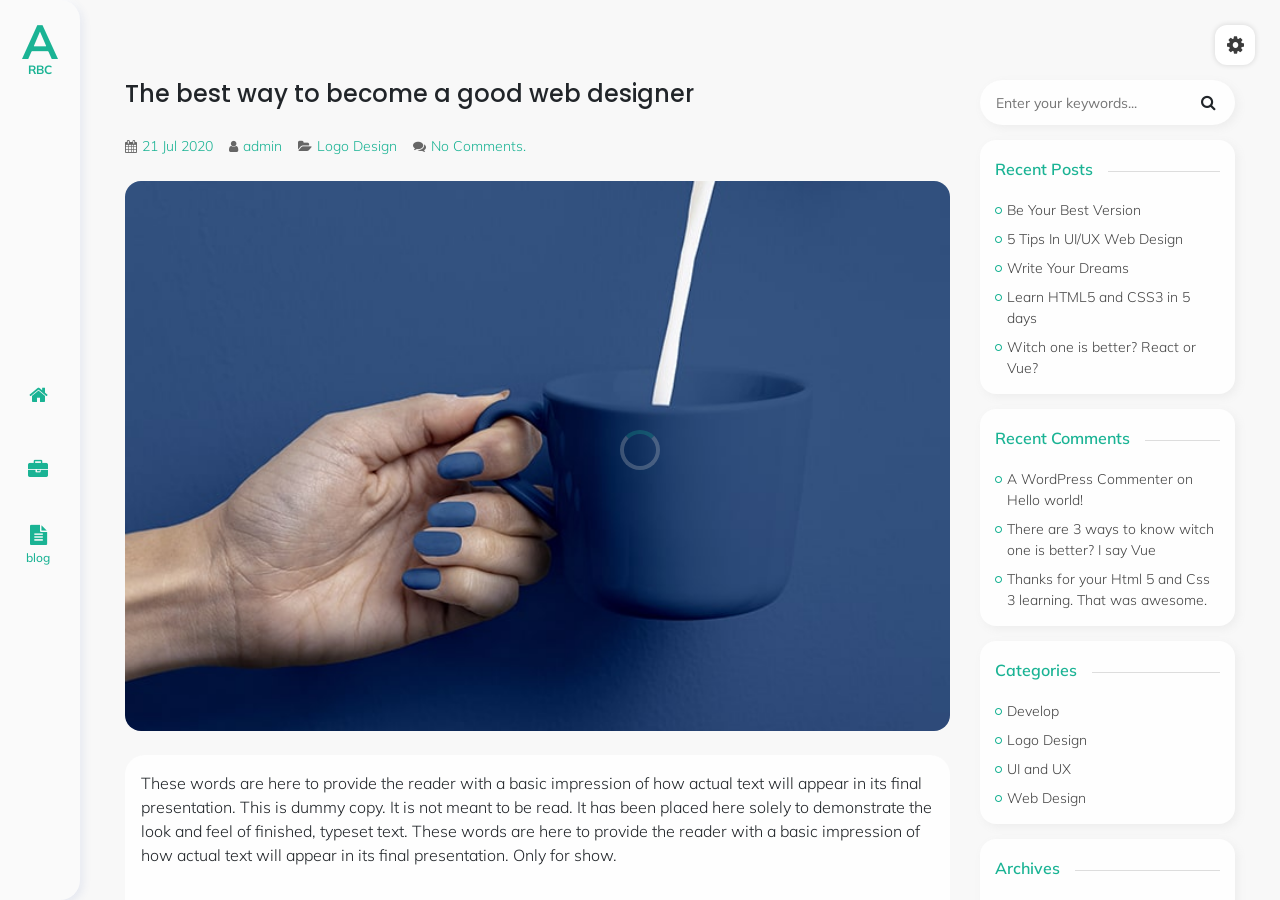
<file: rbcc.site - Kopya/blog-single.html>
﻿<!DOCTYPE html>
<html lang="en">

        <meta charset="UTF-8">
        <meta name="viewport" content="width=device-width, initial-scale=1, shrink-to-fit=no">
        <title>RBC</title>
        <meta name="description" content="">
        <meta name="keywords" content="">
        <meta name="author" content="Retrina Group">

        <!--  FavIcon  -->
        <link rel="shortcut icon" href="assets/img/favicon.ico">

        <!-- Google Fonts -->
		<link href="https://fonts.googleapis.com/css?family=Muli:300,400,600" rel="stylesheet">
		<link href="https://fonts.googleapis.com/css?family=Poppins:400,500,600,700" rel="stylesheet">

        <!-- FontAwesome Css -->
        <link rel="stylesheet" href="assets/css/font-awesome.min.css">
        <!-- Line icon Css -->
        <link rel="stylesheet" href="assets/css/LineIcons.css">
        <!-- Bootstrap Css -->
        <link rel="stylesheet" href="assets/css/bootstrap.css">
        <!-- Owl Carousel Css -->
        <link rel="stylesheet" href="assets/css/owl.carousel.min.css">
        <!-- Magnific Popup Css -->
        <link rel="stylesheet" href="assets/css/magnific-popup.css">
        <!-- Colors Css -->
        <link rel="stylesheet" href="assets/css/color/green-color.css" id="option-color">
        <!--  Custom Style CSS  -->
        <link rel="stylesheet" href="assets/css/main.css">
    </head>
    <body data-spy="scroll" data-target="#scrollspy" data-offset="1" class="flat-demo blog-single-page">

    <!--  Pre Loader  -->
    <div id="overlayer"></div>
    <span class="loader"></span>

    <!--   Header Start -->
    <header>
        <div class="header-navbar h-100">
            <a class="navbar-brand" href="colorfull.html"><b>A</b><span>RBC</span></a>
            <ul class="list-group menu text-center" id="menu">
                <li class="list-group-item"><a href="colorfull.html"><i class="fa fa-home"></i><span>home</span></a></li>
                <li class="list-group-item"><a href="portfolio.html"><i class="fa fa-briefcase"></i><span>works</span></a></li>
                <li class="list-group-item"><a class="active" href="blog.html"><i class="fa fa-file-text"></i><span>blog</span></a></li>
            </ul>
            <div class="menu-toggler">
                <span>
                    <i class="text-white lni-menu"></i>
                </span>
            </div>
        </div>
    </header>
    <!--   Header End   -->

    <main id="main">

        <!--  Blog Start  -->
        <section id="blog-single" class="section blog-single active">
            <div class="display-table">
                <div class="display-content">
                    <div class="container">
                        <div class="row">
                            <div class="col-lg-9 blog">
                                <div class="rounded">
                                    <div class="text-md-left">
                                        <h1 class="mb-4 h4">The best way to become a good web designer</h1>
                                        <div class="entry-meta mb-4">
                                            <ul class="list-inline">
                                                <li class="list-inline-item">
                                                    <a class="base-color" href="blog.html"><i class="fa fa-calendar"></i>21 Jul 2020</a>
                                                </li>
                                                <li class="list-inline-item">
                                                    <a class="base-color" href="blog.html" title="Posts by admin" rel="author"><i class="fa fa-user"></i>admin</a>                                    
                                                </li>
                                                <li class="list-inline-item">
                                                    <a class="base-color" href="blog.html" rel="category tag"><i class="fa fa-folder-open"></i>Logo Design</a>                                    
                                                </li>
                                                <li class="list-inline-item">
                                                    <a class="base-color" href="blog.html"><i class="fa fa-comments"></i>No Comments.</a>                                 
                                                </li>
                                            </ul>
                                        </div>
                                        <div class="entry-image image-border mb-4">
                                            <img src="assets/img/blog-01.jpg" alt="">
                                        </div>
                                        <div class="entry-content box-border p-3">
                                            <p>These words are here to provide the reader with a basic impression of how actual text will appear in its final presentation. This is dummy copy. It is not meant to be read. It has been placed here solely to demonstrate the look and feel of finished, typeset text. These words are here to provide the reader with a basic impression of how actual text will appear in its final presentation. Only for show.</p>
                                            <div class="px-md-5 px-3 py-4 quotation">
                                                <i class="base-color lni-quotation size-md"></i>
                                                <h6 class="base-color font-italic mb-0">We Love Buna, lorem ipsum dolor sit amet, consectetur adipiscing elit. Vestibulum id ligula felis euismod semper.</h6>
                                            </div>
                                            <p class="my-3">This is dummy copy. It is not meant to be read. It has been placed here solely to demonstrate the look and feel of finished, typeset text. These words are here to provide the reader with a basic impression of how actual text will appear in its final presentation. Only for show.</p>
                                            <ul class="mt-4 checkmark-list mb-0">
                                                <!-- Item-01 -->
                                                <li class="mb-2">
                                                    <span>The purpose of lorem ipsum is to create</span>
                                                </li>
                                                <!-- Item-02 -->
                                                <li class="mb-2">
                                                    <span>In particular, the garbled words of lorem ipsum</span>
                                                </li>
                                                <!-- Item-03 -->
                                                <li class="">
                                                    <span>occasionally circumstances occur in which toil</span>
                                                </li>
                                            </ul>
                                            <p class="mt-3 mb-0">These words are here to provide the reader with a basic impression of how actual text will appear in its final presentation. This is dummy copy. It is not meant to be read. It has been placed here solely to demonstrate the look and feel of finished, typeset text. These words are here to provide the reader with a basic impression of how actual text will appear in its final presentation. Only for show.</p>
                                        </div>
                                        <nav id="nav-single" class="mt-4">
                                            <span class="nav-previous button-border">
                                                <a class="pill-button" href="blog-single.html" rel="prev">Previous Post</a>
                                            </span>
                                            <span class="nav-next button-border float-right">
                                                <a class="pill-button" href="blog-single.html" rel="next">Next Post</a>
                                            </span> 
                                        </nav>
                                        <!-- Comments -->
                                        <h2 class="text-left my-4">Comments</h2>
                                        <div id="user-comments" class="comments mt-4 box-border">
                                            <ul class="comment even thread-even depth-1 list-unstyled comments-list m-0" id="comment-1">
                                                <li id="div-comment-1" class="p-3">
                                                    <div class="comment-wrap">
                                                        <div class="comment-image float-left">
                                                            <div class="commnet-image-border">
                                                                <img alt="/" src="assets/img/woman.png" class="avatar avatar-65 photo" height="65" width="65">
                                                            </div>
                                                        </div>
                                                        <div class="comment-content">
                                                            <div class="comment-author">
                                                                <span>Jessy Doe</span>
                                                                <p class="text-muted comment-date">July 23, 2020 at 9:32 am</p>
                                                                <a href="#" class="comment-reply-link"><i class="fa fa-reply"></i> Reply</a>
                                                            </div>
                                                            <div class="comment-text">
                                                                <span>Hi, this is a comment. To get started with moderating, editing, and deleting comments, please visit the Comments screen in the dashboard. Commenter avatars come from Gravatar.</span>
                                                            </div>
                                                        </div>
                                                    </div>
                                                </li>
                                                <li id="div-comment-1-2" class="reply-comment p-3">
                                                    <div class="comment-wrap">
                                                        <div class="comment-image float-left">
                                                            <div class="commnet-image-border">
                                                                <img alt="/" src="assets/img/woman-avator.png" class="avatar avatar-65 photo" height="65" width="65">
                                                            </div>
                                                        </div>
                                                        <div class="comment-content">
                                                            <div class="comment-author">
                                                                <span>Marry Doe</span>
                                                                <p class="text-muted comment-date">July 23, 2020 at 9:32 am</p>
                                                                <a href="#" class="comment-reply-link"><i class="fa fa-reply"></i> Reply</a>
                                                            </div>
                                                            <div class="comment-text">
                                                                <span>Hi, this is a comment. To get started with moderating, editing, and deleting comments, please visit the Comments screen in the dashboard. Commenter avatars come from Gravatar.</span>
                                                            </div>
                                                        </div>
                                                    </div>
                                                </li>
                                            </ul>
                                            <div class="comments-devider"></div>
                                            <ul class="comment even thread-even depth-1 list-unstyled comments-list m-0" id="comment-2">
                                                <li id="div-comment-2" class="p-3">
                                                    <div class="comment-wrap">
                                                        <div class="comment-image float-left">
                                                            <div class="commnet-image-border">
                                                                <img alt="/" src="assets/img/man.png" class="avatar avatar-65 photo" height="65" width="65">
                                                            </div>
                                                        </div>
                                                        <div class="comment-content">
                                                            <div class="comment-author">
                                                                <span>Michael Anderson</span>
                                                                <p class="text-muted comment-date">July 23, 2020 at 9:32 am</p>
                                                                <a href="#" class="comment-reply-link"><i class="fa fa-reply"></i> Reply</a>
                                                            </div>
                                                            <div class="comment-text">
                                                                <span>Hi, this is a comment. To get started with moderating, editing, and deleting comments, please visit the Comments screen in the dashboard. Commenter avatars come from Gravatar.</span>
                                                            </div>
                                                        </div>
                                                    </div>
                                                </li>
                                            </ul>
                                            <div class="comments-devider"></div>
                                            <ul class="comment even thread-even depth-1 list-unstyled comments-list m-0" id="comment-3">
                                                <li id="div-comment-3" class="p-3">
                                                    <div class="comment-wrap">
                                                        <div class="comment-image float-left">
                                                            <div class="commnet-image-border">
                                                                <img alt="/" src="assets/img/woman-avator.png" class="avatar avatar-65 photo" height="65" width="65">
                                                            </div>
                                                        </div>
                                                        <div class="comment-content">
                                                            <div class="comment-author">
                                                                <span>Olivia Anderson</span>
                                                                <p class="text-muted comment-date">July 23, 2020 at 9:32 am</p>
                                                                <a href="#" class="comment-reply-link"><i class="fa fa-reply"></i> Reply</a>
                                                            </div>
                                                            <div class="comment-text">
                                                                <span>Hi, this is a comment. To get started with moderating, editing, and deleting comments, please visit the Comments screen in the dashboard. Commenter avatars come from Gravatar.</span>
                                                            </div>
                                                        </div>
                                                    </div>
                                                </li>
                                            </ul>
                                        </div>
                                        <!--Blog Reply-->
                                        <div class="contact mt-4">
                                            <div class="contact-form">
                                                <h2 class="text-left mb-4">Leave a reply</h2>
                                                <form>
                                                    <div class="row">
                                                        <div class="col-lg-6 form-item">
                                                            <div class="form-group">
                                                                <input name="name" id="blog-name" type="text" class="form-control" placeholder="Your Name*" required="">
                                                            </div>
                                                        </div>
                                                        <div class="col-lg-6 form-item">
                                                            <div class="form-group">
                                                                <input name="email" id="blog-email" type="email" class="form-control" placeholder="Your Email*" required="">
                                                            </div>
                                                        </div>
                                                        <div class="col-12 form-item">
                                                            <div class="form-group">
                                                                <textarea name="comments" id="blog-comments" rows="4" class="form-control" placeholder="Your message..."></textarea>
                                                            </div>
                                                        </div>
                                                        <div class="col-sm-12 mt-4 text-left">
                                                            <div class="button-border">
                                                                <button type="submit" class="pill-button" id="blog-submit-btn">Submit</button>
                                                            </div>
                                                        </div>
                                                    </div>
                                                </form>
                                            </div>
                                        </div>
                                    </div>
                                </div>
                            </div>
                            <!--   Aside Start   -->
                            <aside class="post-sidebar">
                                <!-- Toggler Button -->
                                <div class="post-sidebar-toggle">
                                    <span></span>
                                    <span></span>
                                    <span></span>
                                </div>
                                <div class="post-sidebar-content">
                                    <!-- Search -->
                                    <div class="search">
                                        <form action="#" role="search" method="get">
                                            <div class="position-relative  form-group">
                                                <input type="text" placeholder="Enter your keywords..." id="search" name="s">
                                                <button type="submit" id="searchsubmit" class="btn"><i class="fa fa-search"></i></button>
                                            </div>
                                        </form>
                                    </div>
                                    <!-- Recent Posts -->
                                    <div class="aside-contents">
                                        <div class="aside-title">
                                            <span class="base-color">Recent Posts</span>
                                        </div>
                                        <div class="aside-item">
                                            <ul class="list-unstyled mb-0">
                                                <li><i class="fa fa-circle-o base-color"></i><a href="#">Be Your Best Version</a></li>
                                                <li><i class="fa fa-circle-o base-color"></i><a href="#">5 Tips In UI/UX Web Design</a></li>
                                                <li><i class="fa fa-circle-o base-color"></i><a href="#">Write Your Dreams</a></li>
                                                <li><i class="fa fa-circle-o base-color"></i><a href="#">Learn HTML5 and CSS3 in 5 days</a></li>
                                                <li><i class="fa fa-circle-o base-color"></i><a href="#">Witch one is better? React or Vue?</a></li>
                                            </ul>
                                        </div>
                                    </div>
                                    <!-- Recent Comments -->
                                    <div class="aside-contents">
                                        <div class="aside-title">
                                            <span class="base-color">Recent Comments</span>
                                        </div>
                                        <div class="aside-item">
                                            <ul class="list-unstyled mb-0">
                                                <li><i class="fa fa-circle-o base-color"></i><a href="#">A WordPress Commenter on Hello world!</a></li>
                                                <li><i class="fa fa-circle-o base-color"></i><a href="#">There are 3 ways to know witch one is better? I say Vue</a></li>
                                                <li><i class="fa fa-circle-o base-color"></i><a href="#">Thanks for your Html 5 and Css 3 learning. That was awesome.</a></li>
                                            </ul>
                                        </div>
                                    </div>
                                    <!-- Categories -->
                                    <div class="aside-contents">
                                        <div class="aside-title">
                                            <span class="base-color">Categories</span>
                                        </div>
                                        <div class="aside-item">
                                            <ul class="list-unstyled mb-0">
                                                <li class="cat-item"><i class="fa fa-circle-o base-color"></i><a href="#">Develop</a></li>
                                                <li class="cat-item"><i class="fa fa-circle-o base-color"></i><a href="#">Logo Design</a></li>
                                                <li class="cat-item"><i class="fa fa-circle-o base-color"></i><a href="#">UI and UX</a></li>
                                                <li class="cat-item"><i class="fa fa-circle-o base-color"></i><a href="#">Web Design</a></li>
                                            </ul>
                                        </div>
                                    </div>
                                    <!-- Archives -->
                                    <div class="aside-contents">
                                        <div class="aside-title">
                                            <span class="base-color">Archives</span>
                                        </div>
                                        <div class="aside-item">
                                            <ul class="list-unstyled mb-0">
                                                <li><i class="fa fa-circle-o base-color"></i><a href="#">November 2020</a></li>
                                                <li><i class="fa fa-circle-o base-color"></i><a href="#">October 2020</a></li>
                                                <li><i class="fa fa-circle-o base-color"></i><a href="#">July 2020</a></li>
                                                <li><i class="fa fa-circle-o base-color"></i><a href="#">April 2020</a></li>
                                            </ul>
                                        </div>
                                    </div>
                                    <!-- Tags -->
                                    <div class="aside-contents">
                                        <div class="aside-title">
                                            <span class="base-color">Tags</span>
                                        </div>
                                        <div class="aside-item blog-single-tag mb-0">
                                            <ul class="list-unstyled mb-0">
                                                <li><i class="fa fa-circle-o base-color"></i><a href="#">CSS3</a></li>
                                                <li><i class="fa fa-circle-o base-color"></i><a href="#">HTML5</a></li>
                                                <li><i class="fa fa-circle-o base-color"></i><a href="#">Web Design</a></li>
                                            </ul>
                                        </div>
                                    </div>
                                </div>
                            </aside>
                            <!--   Aside End   --> 
                        </div>
                    </div>
                </div>
            </div>
        </section>
        <!--   Blog End   -->

        <!-- Contact Start -->
        <section id="contact" class="section contact">
            <div class="display-table">
                <div class="display-content">
                    <div class="container">
                        <div class="row copy-right">
                            <div class="col-12 text-center">
                                <p>Copyright © 2019. Template has been designed by <span class="base-color">Retrina</span></p>
                            </div>
                        </div>
                    </div>
                </div>
            </div>
        </section>
        <!--  Contact End  -->

    </main>

    <!-- Start Options -->
    <div id="color-switcher" class="color-switcher">
        <div class="text-center color-pallet hide">
            <h6 class="theme-skin-title">Theme Skin</h6>
            <ul class="theme-skin list-inline">
                <li class="list-inline-item">
                    <a href="javascript:void(0)" class="flat-skin active">Flat</a>
                </li>
                <li class="list-inline-item">
                    <a href="javascript:void(0)" class="neo-skin">Neo</a>
                </li>
            </ul>
            <h6 class="text-center mt-3">Select your color</h6>
            <ul class="pattern">
                <li>
                    <a class="color1" href="#"></a>
                </li>
                <li>
                    <a class="color2" href="#"></a>
                </li>
                <li>
                    <a class="color3" href="#"></a>
                </li>
                <li>
                    <a class="color4" href="#"></a>
                </li>
                <li>
                    <a class="color5" href="#"></a>
                </li>
                <li>
                    <a class="color6" href="#"></a>
                </li>
                <li>
                    <a class="color7" href="#"></a>
                </li>
                <li>
                    <a class="color8" href="#"></a>
                </li>
                <li>
                    <a class="color9" href="#"></a>
                </li>
            </ul>
            <h6 class="my-2 color-scheme-title">Light & Dark Version</h6>
            <ul class="color-scheme list-inline">
                <li class="list-inline-item">
                    <a href="javascript:void(0)" class="light-scheme active"><i class="lni-sun"></i> Light</a>
                </li>
                <li class="list-inline-item">
                    <a href="javascript:void(0)" class="dark-scheme"><i class="lni-night"></i> Dark</a>
                </li>
            </ul>
        </div>
        <div class="pallet-button hide">
            <a href="#" class="cp-toggle"><i class="fa fa-cog fa-spin"></i></a>
        </div>
    </div>
    <!-- End Options -->

    <!--  JavaScripts  -->
    <script src="assets/js/jquery-3.4.1.min.js"></script>
    <!--  Bootstrap Js  -->
    <script src="assets/js/bootstrap.js"></script>
    <!--  Easing Js  -->
    <script src="assets/js/jquery.easing.min.js"></script>
    <!--  CountTo Js  -->
    <script src="assets/js/jquery.countTo.js"></script>
    <!--  Typed Js  -->
    <script src="assets/js/typed.js"></script>
    <!--  Magnific Popup Js  -->
    <script src="assets/js/jquery.magnific-popup.min.js"></script>
    <!--  Isotope Js  -->
    <script src="assets/js/isotope.pkgd.min.js"></script>
    <!--  Owl Carousel Js  -->
    <script src="assets/js/owl.carousel.min.js"></script>
    <!--  Custom JS  -->
    <script src="assets/js/arshia.js"></script>

    </body>

</html>
</file>
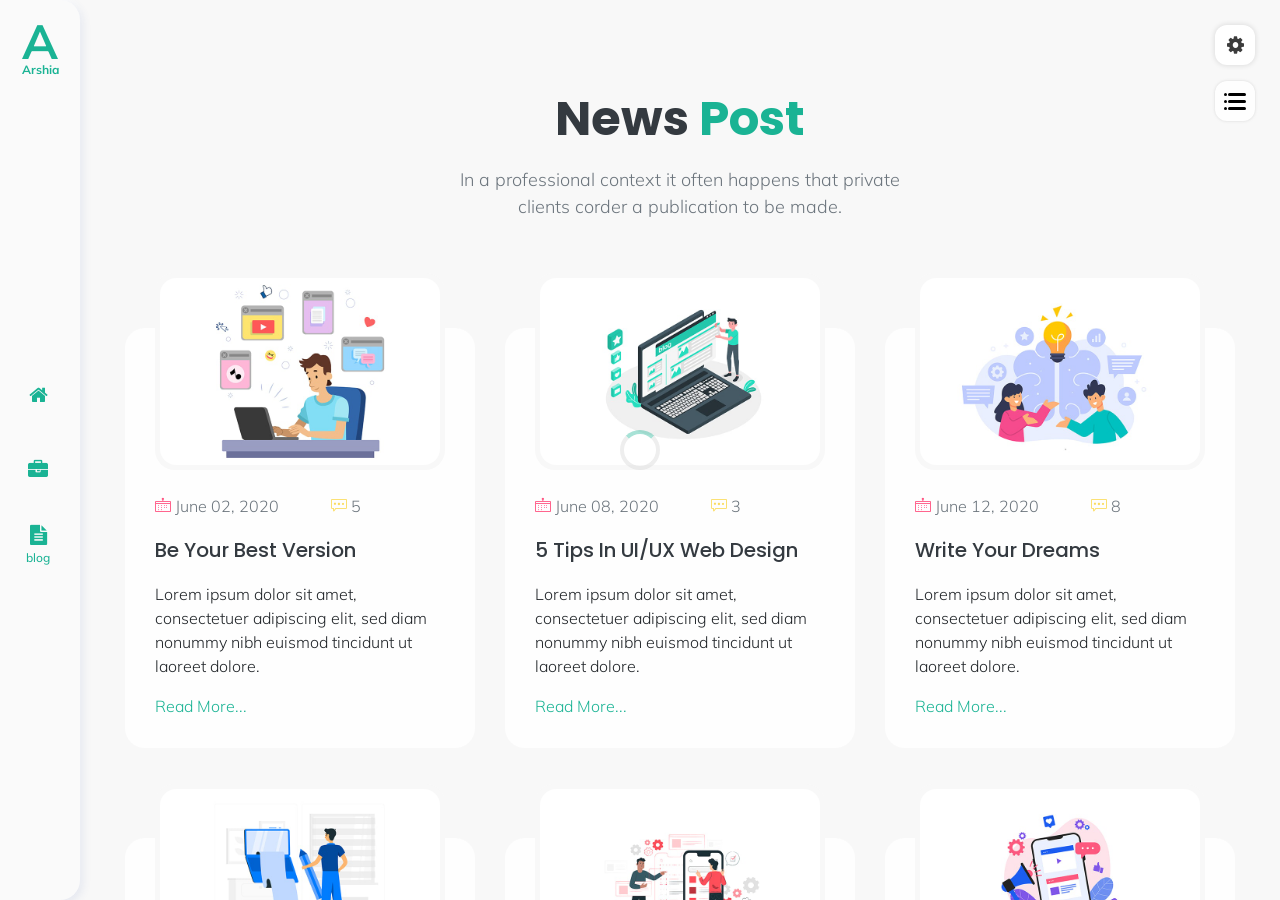
<file: rbcc.site - Kopya/blog.html>
﻿<!DOCTYPE html>
<html lang="en">

        <meta charset="UTF-8">
        <meta name="viewport" content="width=device-width, initial-scale=1, shrink-to-fit=no">
        <title>Arshia - Fully Responsive Personal Template</title>
        <meta name="description" content="">
        <meta name="keywords" content="">
        <meta name="author" content="Retrina Group">

        <!--  FavIcon  -->
        <link rel="shortcut icon" href="assets/img/favicon.ico">

        <!-- Google Fonts -->
		<link href="https://fonts.googleapis.com/css?family=Muli:300,400,600" rel="stylesheet">
		<link href="https://fonts.googleapis.com/css?family=Poppins:400,500,600,700" rel="stylesheet">

        <!-- FontAwesome Css -->
        <link rel="stylesheet" href="assets/css/font-awesome.min.css">
        <!-- Line icon Css -->
        <link rel="stylesheet" href="assets/css/LineIcons.css">
        <!-- Bootstrap Css -->
        <link rel="stylesheet" href="assets/css/bootstrap.css">
        <!-- Owl Carousel Css -->
        <link rel="stylesheet" href="assets/css/owl.carousel.min.css">
        <!-- Magnific Popup Css -->
        <link rel="stylesheet" href="assets/css/magnific-popup.css">
        <!-- Colors Css -->
        <link rel="stylesheet" href="assets/css/color/green-color.css" id="option-color">
        <!--  Custom Style CSS  -->
        <link rel="stylesheet" href="assets/css/main.css">

    </head>

    <body data-spy="scroll" data-target="#scrollspy" data-offset="1" class="flat-demo">

    <!--  Pre Loader  -->
    <div id="overlayer"></div>
    <span class="loader"></span>

    <!--   Header Start -->
    <header>
        <div class="header-navbar h-100">
            <a class="navbar-brand" href="colorfull.html"><b>A</b><span>Arshia</span></a>
            <ul class="list-group menu text-center" id="menu">
                <li class="list-group-item"><a href="colorfull.html"><i class="fa fa-home"></i><span>home</span></a></li>
                <li class="list-group-item"><a href="portfolio.html"><i class="fa fa-briefcase"></i><span>works</span></a></li>
                <li class="list-group-item"><a class="active" href="blog.html"><i class="fa fa-file-text"></i><span>blog</span></a></li>
            </ul>
            <div class="menu-toggler">
                <span>
                    <i class="text-white lni-menu"></i>
                </span>
            </div>
        </div>
    </header>
    <!--   Header End   -->

    <main id="main">

        <!--  Blog Start  -->
        <section id="blog" class="section blog active">
            <div class="display-table">
                <div class="display-content">
                    <div class="container">
                        <div class="row">
                            <div class="col-lg-12">
                                <div class="text-center title">
                                    <h2 class="text-dark">News <span class="base-color">Post</span></h2>
                                    <p class="text-muted mb-5 max-width-450">In a professional context it often happens that private clients corder a publication to be made.</p>
                                </div>
                            </div>
                        </div>
                        <div class="row">
                            <!--  Item 01 -->
                            <div class="col-lg-4">
                                <div class="blog-item box-border">
                                    <div class="blog-image">
                                        <div class="blog-intro">
                                            <img src="assets/img/blog-07.jpg" alt="/">
                                        </div>
                                    </div>
                                    <div class="blog-content">
                                        <ul class="list-inline mt-4">
                                                <li class="list-inline-item">
                                                    <i class="lni-calendar data-text-color" data-color="#ff5380"></i>
                                                    <span class="text-muted">June 02, 2020 </span>
                                                </li>
                                                <li class="list-inline-item">
                                                    <i class="lni-comment data-text-color" data-color="#fbdd62"></i>
                                                    <span class="text-muted">5</span>
                                                </li>
                                            </ul>
                                            <h5 class="mb-3"><a class="text-dark" href="blog-single.html"> Be Your Best Version</a></h5>
                                        <p>Lorem ipsum dolor sit amet, consectetuer adipiscing elit, sed diam nonummy nibh euismod tincidunt ut laoreet dolore.</p>
                                        <div class="blog-link">
                                            <a class="base-color" href="blog-single.html">Read More...</a>
                                        </div>
                                    </div>
                                </div>
                            </div>
                            <!--  Item 02 -->
                            <div class="col-lg-4">
                                <div class="blog-item box-border">
                                    <div class="blog-image">
                                        <div class="blog-intro">
                                            <img src="assets/img/blog-08.jpg" alt="/">
                                        </div>
                                    </div>
                                    <div class="blog-content">
                                        <ul class="list-inline mt-4">
                                                <li class="list-inline-item">
                                                    <i class="lni-calendar data-text-color" data-color="#ff5380"></i>
                                                    <span class="text-muted">June 08, 2020 </span>
                                                </li>
                                                <li class="list-inline-item">
                                                    <i class="lni-comment data-text-color" data-color="#fbdd62"></i>
                                                    <span class="text-muted">3</span>
                                                </li>
                                            </ul>
                                            <h5 class="mb-3"><a class="text-dark" href="blog-single.html"> 5 Tips In UI/UX Web Design</a></h5>
                                        <p>Lorem ipsum dolor sit amet, consectetuer adipiscing elit, sed diam nonummy nibh euismod tincidunt ut laoreet dolore.</p>
                                        <div class="blog-link">
                                            <a class="base-color" href="blog-single.html">Read More...</a>
                                        </div>
                                    </div>
                                </div>
                            </div>
                            <!--  Item 03 -->
                            <div class="col-lg-4">
                                <div class="blog-item box-border">
                                    <div class="blog-image">
                                        <div class="blog-intro">
                                            <img src="assets/img/blog-09.jpg" alt="/">
                                        </div>
                                    </div>
                                    <div class="blog-content">
                                        <ul class="list-inline mt-4">
                                                <li class="list-inline-item">
                                                    <i class="lni-calendar data-text-color" data-color="#ff5380"></i>
                                                    <span class="text-muted">June 12, 2020 </span>
                                                </li>
                                                <li class="list-inline-item">
                                                    <i class="lni-comment data-text-color" data-color="#fbdd62"></i>
                                                    <span class="text-muted">8</span>
                                                </li>
                                            </ul>
                                            <h5 class="mb-3"><a class="text-dark" href="blog-single.html"> Write Your Dreams</a></h5>
                                        <p>Lorem ipsum dolor sit amet, consectetuer adipiscing elit, sed diam nonummy nibh euismod tincidunt ut laoreet dolore.</p>
                                        <div class="blog-link">
                                            <a class="base-color" href="blog-single.html">Read More...</a>
                                        </div>
                                    </div>
                                </div>
                            </div>
                            <!--  Item 04 -->
                            <div class="col-lg-4">
                                <div class="blog-item box-border">
                                    <div class="blog-image">
                                        <div class="blog-intro">
                                            <img src="assets/img/blog-10.jpg" alt="/">
                                        </div>
                                    </div>
                                    <div class="blog-content">
                                        <ul class="list-inline mt-4">
                                                <li class="list-inline-item">
                                                    <i class="lni-calendar data-text-color" data-color="#ff5380"></i>
                                                    <span class="text-muted">June 20, 2020 </span>
                                                </li>
                                                <li class="list-inline-item">
                                                    <i class="lni-comment data-text-color" data-color="#fbdd62"></i>
                                                    <span class="text-muted">2</span>
                                                </li>
                                            </ul>
                                            <h5 class="mb-3"><a class="text-dark" href="blog-single.html"> Be Your Best Version</a></h5>
                                        <p>Lorem ipsum dolor sit amet, consectetuer adipiscing elit, sed diam nonummy nibh euismod tincidunt ut laoreet dolore.</p>
                                        <div class="blog-link">
                                            <a class="base-color" href="blog-single.html">Read More...</a>
                                        </div>
                                    </div>
                                </div>
                            </div>
                            <!--  Item 05 -->
                            <div class="col-lg-4">
                                <div class="blog-item box-border">
                                    <div class="blog-image">
                                        <div class="blog-intro">
                                            <img src="assets/img/blog-11.jpg" alt="/">
                                        </div>
                                    </div>
                                    <div class="blog-content">
                                        <ul class="list-inline mt-4">
                                                <li class="list-inline-item">
                                                    <i class="lni-calendar data-text-color" data-color="#ff5380"></i>
                                                    <span class="text-muted">June 20, 2020 </span>
                                                </li>
                                                <li class="list-inline-item">
                                                    <i class="lni-comment data-text-color" data-color="#fbdd62"></i>
                                                    <span class="text-muted">10</span>
                                                </li>
                                            </ul>
                                            <h5 class="mb-3"><a class="text-dark" href="blog-single.html"> 5 Tips In UI/UX Web Design</a></h5>
                                        <p>Lorem ipsum dolor sit amet, consectetuer adipiscing elit, sed diam nonummy nibh euismod tincidunt ut laoreet dolore.</p>
                                        <div class="blog-link">
                                            <a class="base-color" href="blog-single.html">Read More...</a>
                                        </div>
                                    </div>
                                </div>
                            </div>
                            <!--  Item 06 -->
                            <div class="col-lg-4">
                                <div class="blog-item box-border">
                                    <div class="blog-image">
                                        <div class="blog-intro">
                                            <img src="assets/img/blog-12.jpg" alt="/">
                                        </div>
                                    </div>
                                    <div class="blog-content">
                                        <ul class="list-inline mt-4">
                                                <li class="list-inline-item">
                                                    <i class="lni-calendar data-text-color" data-color="#ff5380"></i>
                                                    <span class="text-muted">June 25, 2020 </span>
                                                </li>
                                                <li class="list-inline-item">
                                                    <i class="lni-comment data-text-color" data-color="#fbdd62"></i>
                                                    <span class="text-muted">12</span>
                                                </li>
                                            </ul>
                                        <h5 class="mb-3"><a class="text-dark" href="blog-single.html"> Write Your Dreams</a></h5>
                                        <p>Lorem ipsum dolor sit amet, consectetuer adipiscing elit, sed diam nonummy nibh euismod tincidunt ut laoreet dolore.</p>
                                        <div class="blog-link">
                                            <a class="base-color" href="blog-single.html">Read More...</a>
                                        </div>
                                    </div>
                                </div>
                            </div>
                        </div>
                    </div>
                </div>
            </div>
        </section>
        <!--   Blog End   -->

        <!--   Aside Start   -->
        <aside class="post-sidebar">
            <!-- Toggler Button -->
            <div class="post-sidebar-toggle">
                <span></span>
                <span></span>
                <span></span>
            </div>
            <div class="post-sidebar-content">
                <!-- Search -->
                <div class="search">
                    <form action="#" role="search" method="get">
                        <div class="position-relative  form-group">
                            <input type="text" placeholder="Enter your keywords..." id="search" name="s">
                            <button type="submit" id="searchsubmit" class="btn"><i class="fa fa-search"></i></button>
                        </div>
                    </form>
                </div>
                <!-- Recent Posts -->
                <div class="aside-contents">
                    <div class="aside-title">
                        <span class="base-color">Recent Posts</span>
                    </div>
                    <div class="aside-item">
                        <ul class="list-unstyled mb-0">
                            <li><i class="fa fa-circle-o base-color"></i><a href="#">Be Your Best Version</a></li>
                            <li><i class="fa fa-circle-o base-color"></i><a href="#">5 Tips In UI/UX Web Design</a></li>
                            <li><i class="fa fa-circle-o base-color"></i><a href="#">Write Your Dreams</a></li>
                            <li><i class="fa fa-circle-o base-color"></i><a href="#">Learn HTML5 and CSS3 in 5 days</a></li>
                            <li><i class="fa fa-circle-o base-color"></i><a href="#">Witch one is better? React or Vue?</a></li>
                        </ul>
                    </div>
                </div>
                <!-- Recent Comments -->
                <div class="aside-contents">
                    <div class="aside-title">
                        <span class="base-color">Recent Comments</span>
                    </div>
                    <div class="aside-item">
                        <ul class="list-unstyled mb-0">
                            <li><i class="fa fa-circle-o base-color"></i><a href="#">A WordPress Commenter on Hello world!</a></li>
                            <li><i class="fa fa-circle-o base-color"></i><a href="#">There are 3 ways to know witch one is better? I say Vue</a></li>
                            <li><i class="fa fa-circle-o base-color"></i><a href="#">Thanks for your Html 5 and Css 3 learning. That was awesome.</a></li>
                        </ul>
                    </div>
                </div>
                <!-- Categories -->
                <div class="aside-contents">
                    <div class="aside-title">
                        <span class="base-color">Categories</span>
                    </div>
                    <div class="aside-item">
                        <ul class="list-unstyled mb-0">
                            <li class="cat-item"><i class="fa fa-circle-o base-color"></i><a href="#">Develop</a></li>
                            <li class="cat-item"><i class="fa fa-circle-o base-color"></i><a href="#">Logo Design</a></li>
                            <li class="cat-item"><i class="fa fa-circle-o base-color"></i><a href="#">UI and UX</a></li>
                            <li class="cat-item"><i class="fa fa-circle-o base-color"></i><a href="#">Web Design</a></li>
                        </ul>
                    </div>
                </div>
                <!-- Archives -->
                <div class="aside-contents">
                    <div class="aside-title">
                        <span class="base-color">Archives</span>
                    </div>
                    <div class="aside-item">
                        <ul class="list-unstyled mb-0">
                            <li><i class="fa fa-circle-o base-color"></i><a href="#">November 2020</a></li>
                            <li><i class="fa fa-circle-o base-color"></i><a href="#">October 2020</a></li>
                            <li><i class="fa fa-circle-o base-color"></i><a href="#">July 2020</a></li>
                            <li><i class="fa fa-circle-o base-color"></i><a href="#">April 2020</a></li>
                        </ul>
                    </div>
                </div>
                <!-- Tags -->
                <div class="aside-contents">
                    <div class="aside-title">
                        <span class="base-color">Tags</span>
                    </div>
                    <div class="aside-item blog-single-tag mb-0">
                        <ul class="list-unstyled mb-0">
                            <li><i class="fa fa-circle-o base-color"></i><a href="#">CSS3</a></li>
                            <li><i class="fa fa-circle-o base-color"></i><a href="#">HTML5</a></li>
                            <li><i class="fa fa-circle-o base-color"></i><a href="#">Web Design</a></li>
                        </ul>
                    </div>
                </div>
            </div>
        </aside>
        <!--   Aside End   --> 

        <!-- Contact Start -->
        <section id="contact" class="section contact">
            <div class="display-table">
                <div class="display-content">
                    <div class="container">
                        <div class="row copy-right">
                            <div class="col-12 text-center">
                                <p>Copyright © 2019. Template has been designed by <span class="base-color">Retrina</span></p>
                            </div>
                        </div>
                    </div>
                </div>
            </div>
        </section>
        <!--  Contact End  -->

    </main>

    <!-- Start Options -->
    <div id="color-switcher" class="color-switcher">
        <div class="text-center color-pallet hide">
            <h6 class="theme-skin-title">Theme Skin</h6>
            <ul class="theme-skin list-inline">
                <li class="list-inline-item">
                    <a href="javascript:void(0)" class="flat-skin active">Flat</a>
                </li>
                <li class="list-inline-item">
                    <a href="javascript:void(0)" class="neo-skin">Neo</a>
                </li>
            </ul>
            <h6 class="text-center mt-3">Select your color</h6>
            <ul class="pattern">
                <li>
                    <a class="color1" href="#"></a>
                </li>
                <li>
                    <a class="color2" href="#"></a>
                </li>
                <li>
                    <a class="color3" href="#"></a>
                </li>
                <li>
                    <a class="color4" href="#"></a>
                </li>
                <li>
                    <a class="color5" href="#"></a>
                </li>
                <li>
                    <a class="color6" href="#"></a>
                </li>
                <li>
                    <a class="color7" href="#"></a>
                </li>
                <li>
                    <a class="color8" href="#"></a>
                </li>
                <li>
                    <a class="color9" href="#"></a>
                </li>
            </ul>
            <h6 class="my-2 color-scheme-title">Light & Dark Version</h6>
            <ul class="color-scheme list-inline">
                <li class="list-inline-item">
                    <a href="javascript:void(0)" class="light-scheme active"><i class="lni-sun"></i> Light</a>
                </li>
                <li class="list-inline-item">
                    <a href="javascript:void(0)" class="dark-scheme"><i class="lni-night"></i> Dark</a>
                </li>
            </ul>
        </div>
        <div class="pallet-button hide">
            <a href="#" class="cp-toggle"><i class="fa fa-cog fa-spin"></i></a>
        </div>
    </div>
    <!-- End Options -->

    <!--  JavaScripts  -->
    <script src="assets/js/jquery-3.4.1.min.js"></script>
    <!--  Bootstrap Js  -->
    <script src="assets/js/bootstrap.js"></script>
    <!--  Easing Js  -->
    <script src="assets/js/jquery.easing.min.js"></script>
    <!--  CountTo Js  -->
    <script src="assets/js/jquery.countTo.js"></script>
    <!--  Typed Js  -->
    <script src="assets/js/typed.js"></script>
    <!--  Magnific Popup Js  -->
    <script src="assets/js/jquery.magnific-popup.min.js"></script>
    <!--  Isotope Js  -->
    <script src="assets/js/isotope.pkgd.min.js"></script>
    <!--  Owl Carousel Js  -->
    <script src="assets/js/owl.carousel.min.js"></script>
    <!--  Custom JS  -->
    <script src="assets/js/arshia.js"></script>

    </body>
<!-- Copied from https://retrina.com/demo/arshia/cv/blog.html by Cyotek WebCopy 1.7.0.600, 20 Aralık 2020 Pazar, 16:18:52 -->
</html>
</file>
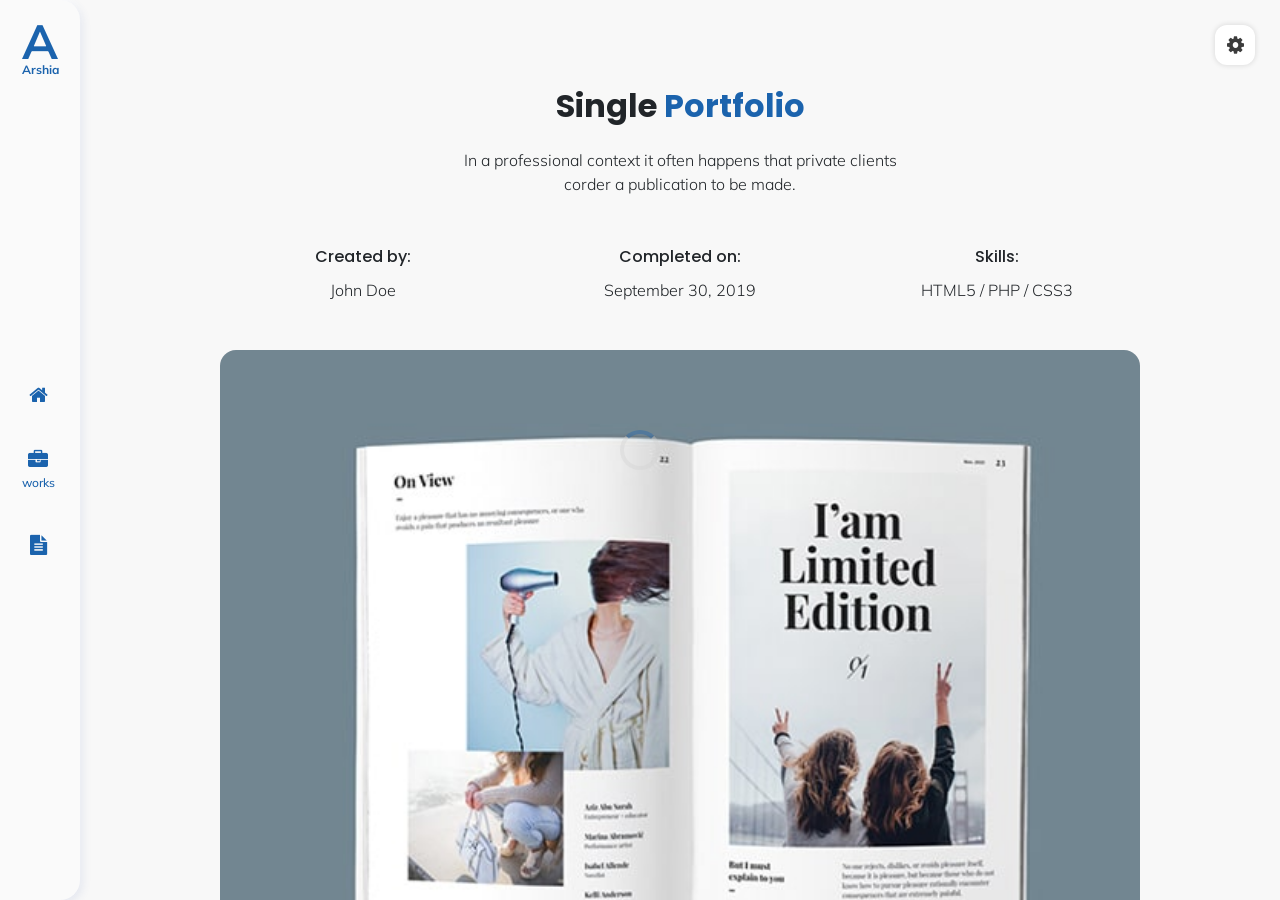
<file: rbcc.site - Kopya/portfolio-single.html>
﻿<!DOCTYPE html>
<html lang="en">
<!-- Copied from https://retrina.com/demo/arshia/cv/portfolio-single.html by Cyotek WebCopy 1.7.0.600, 20 Aralık 2020 Pazar, 16:18:52 -->
    <head>
        <meta charset="UTF-8">
        <meta name="viewport" content="width=device-width, initial-scale=1, shrink-to-fit=no">
        <title>Arshia - Fully Responsive Personal Template</title>
        <meta name="description" content="">
        <meta name="keywords" content="">
        <meta name="author" content="Retrina Group">

        <!--  FavIcon  -->
        <link rel="shortcut icon" href="assets/img/favicon.ico">

        <!-- Google Fonts -->
		<link href="https://fonts.googleapis.com/css?family=Muli:300,400,600" rel="stylesheet">
		<link href="https://fonts.googleapis.com/css?family=Poppins:400,500,600,700" rel="stylesheet">

        <!-- FontAwesome Css -->
        <link rel="stylesheet" href="assets/css/font-awesome.min.css">
        <!-- Line icon Css -->
        <link rel="stylesheet" href="assets/css/LineIcons.css">
        <!-- Bootstrap Css -->
        <link rel="stylesheet" href="assets/css/bootstrap.css">
        <!-- Owl Carousel Css -->
        <link rel="stylesheet" href="assets/css/owl.carousel.min.css">
        <!-- Magnific Popup Css -->
        <link rel="stylesheet" href="assets/css/magnific-popup.css">
        <!-- Colors Css -->
        <link rel="stylesheet" href="assets/css/color/blue-color.css" id="option-color">
        <!--  Custom Style CSS  -->
        <link rel="stylesheet" href="assets/css/main.css">
    </head>
    <body data-spy="scroll" data-target="#scrollspy" data-offset="1" class="flat-demo">

    <!--  Pre Loader  -->
    <div id="overlayer"></div>
    <span class="loader"></span>

    <!--   Header Start -->
    <header>
        <div class="header-navbar h-100">
            <a class="navbar-brand" href="colorfull.html"><b>A</b><span>Arshia</span></a>
            <ul class="list-group menu text-center" id="menu">
                <li class="list-group-item"><a href="colorfull.html"><i class="fa fa-home"></i><span>home</span></a></li>
                <li class="list-group-item"><a class="active" href="portfolio.html"><i class="fa fa-briefcase"></i><span>works</span></a></li>
                <li class="list-group-item"><a href="blog.html"><i class="fa fa-file-text"></i><span>blog</span></a></li>
            </ul>
            <div class="menu-toggler">
                <span>
                    <i class="text-white lni-menu"></i>
                </span>
            </div>
        </div>
    </header>
    <!--   Header End   -->

    <main id="main">

        <!-- Portfolio Start -->
        <section id="portfolio" class="portfolio active">
            <div class="display-table">
                <div class="display-content">
                    <div class="container">
                        <div class="row">
                            <div class="col-12 col-md-10 mx-auto">
                                <div class="text-center">
                                    <h2 class="mb-3">Single <span class="base-color"> Portfolio</span></h2>
                                    <p class="max-width-450">In a professional context it often happens that private clients corder a publication to be made.</p>
                                </div>
                                <div class="row contact-info mt-5">
                                    <div class="col-md-4">
                                        <div class="text-center">
                                            <div>
                                                <h6>Created by:</h6>
                                                <p class="mb-0">John Doe</p>
                                            </div>
                                        </div>
                                    </div>
                                    <div class="col-md-4 p-title-border mt-3 mt-md-0">
                                        <div class="text-center">
                                            <div>
                                                <h6 class="contact_detail-title">Completed on:</h6>
                                                <p class="mb-0">September 30, 2019</p>
                                            </div>
                                        </div>
                                    </div>
                                    <div class="col-md-4 mt-3 mt-md-0">
                                        <div class="text-center">
                                            <div>
                                                <h6>Skills:</h6>
                                                <p class="mb-0">HTML5 / PHP / CSS3</p>
                                            </div>
                                        </div>
                                    </div>
                                </div>
                                <div class="mt-5">
                                    <div class="portfolio-single-item image-border">
                                        <img src="assets/img/portfolio-15.jpg" class="d-block" alt="...">
                                    </div>
                                </div>
                                <div class="text-md-left mt-5">
                                    <p class="my-3">These words are here to provide the reader with a basic impression of how actual text will appear in its final presentation. This is dummy copy. It is not meant to be read. It has been placed here solely to demonstrate the look and feel of finished, typeset text. These words are here to provide the reader with a basic impression of how actual text will appear in its final presentation. Only for show.</p>
                                    <p class="mt-3 mb-0">These words are here to provide the reader with a basic impression of how actual text will appear in its final presentation. This is dummy copy. It is not meant to be read. It has been placed here solely to demonstrate the look and feel of finished, typeset text. These words are here to provide the reader with a basic impression of how actual text will appear in its final presentation. Only for show.</p>
                                </div>
                            </div>
                        </div>
                    </div>
                </div>
            </div>
        </section>
        <!--  Portfolio End  -->

    </main>

    <!-- Start Options -->
    <div id="color-switcher" class="color-switcher">
        <div class="text-center color-pallet hide">
            <h6 class="theme-skin-title">Theme Skin</h6>
            <ul class="theme-skin list-inline">
                <li class="list-inline-item">
                    <a href="javascript:void(0)" class="flat-skin active">Flat</a>
                </li>
                <li class="list-inline-item">
                    <a href="javascript:void(0)" class="neo-skin">Neo</a>
                </li>
            </ul>
            <h6 class="text-center mt-3">Select your color</h6>
            <ul class="pattern">
                <li>
                    <a class="color1" href="#"></a>
                </li>
                <li>
                    <a class="color2" href="#"></a>
                </li>
                <li>
                    <a class="color3" href="#"></a>
                </li>
                <li>
                    <a class="color4" href="#"></a>
                </li>
                <li>
                    <a class="color5" href="#"></a>
                </li>
                <li>
                    <a class="color6" href="#"></a>
                </li>
                <li>
                    <a class="color7" href="#"></a>
                </li>
                <li>
                    <a class="color8" href="#"></a>
                </li>
                <li>
                    <a class="color9" href="#"></a>
                </li>
            </ul>
            <h6 class="my-2 color-scheme-title">Light & Dark Version</h6>
            <ul class="color-scheme list-inline">
                <li class="list-inline-item">
                    <a href="javascript:void(0)" class="light-scheme active"><i class="lni-sun"></i> Light</a>
                </li>
                <li class="list-inline-item">
                    <a href="javascript:void(0)" class="dark-scheme"><i class="lni-night"></i> Dark</a>
                </li>
            </ul>
        </div>
        <div class="pallet-button hide">
            <a href="#" class="cp-toggle"><i class="fa fa-cog fa-spin"></i></a>
        </div>
    </div>
    <!-- End Options -->

    <!--  JavaScripts  -->
    <script src="assets/js/jquery-3.4.1.min.js"></script>
    <!--  Bootstrap Js  -->
    <script src="assets/js/bootstrap.js"></script>
    <!--  Easing Js  -->
    <script src="assets/js/jquery.easing.min.js"></script>
    <!--  CountTo Js  -->
    <script src="assets/js/jquery.countTo.js"></script>
    <!--  Typed Js  -->
    <script src="assets/js/typed.js"></script>
    <!--  Magnific Popup Js  -->
    <script src="assets/js/jquery.magnific-popup.min.js"></script>
    <!--  Isotope Js  -->
    <script src="assets/js/isotope.pkgd.min.js"></script>
    <!--  Owl Carousel Js  -->
    <script src="assets/js/owl.carousel.min.js"></script>
    <!--  Custom JS  -->
    <script src="assets/js/arshia.js"></script>

    </body>
<!-- Copied from https://retrina.com/demo/arshia/cv/portfolio-single.html by Cyotek WebCopy 1.7.0.600, 20 Aralık 2020 Pazar, 16:18:52 -->
</html>
</file>
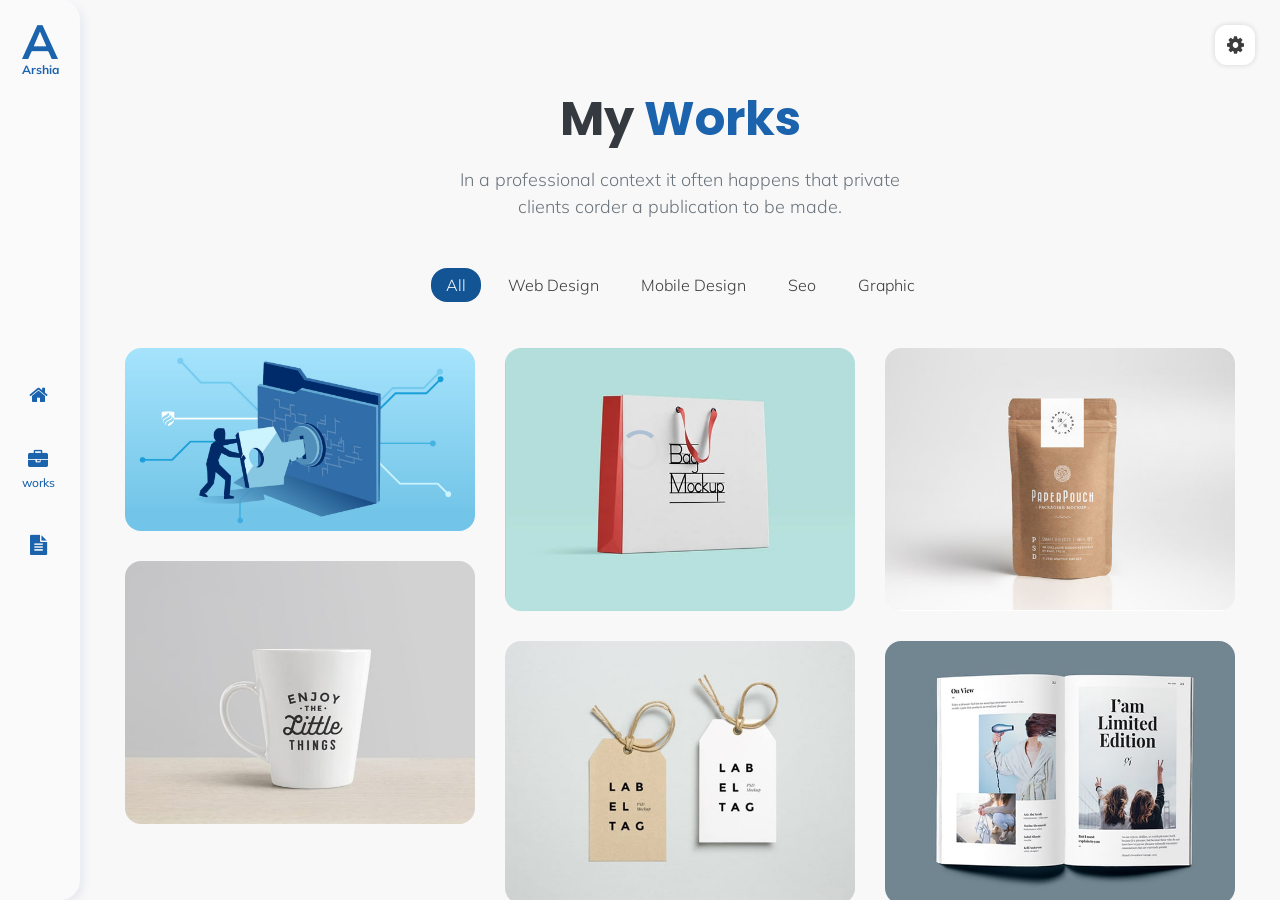
<file: rbcc.site - Kopya/portfolio.html>
﻿<!DOCTYPE html>
<html lang="en">
<!-- Copied from https://retrina.com/demo/arshia/cv/portfolio.html by Cyotek WebCopy 1.7.0.600, 20 Aralık 2020 Pazar, 16:18:52 -->
    <head>
        <meta charset="UTF-8">
        <meta name="viewport" content="width=device-width, initial-scale=1, shrink-to-fit=no">
        <title>Arshia - Fully Responsive Personal Template</title>
        <meta name="description" content="">
        <meta name="keywords" content="">
        <meta name="author" content="Retrina Group">

        <!--  FavIcon  -->
        <link rel="shortcut icon" href="assets/img/favicon.ico">

        <!-- Google Fonts -->
		<link href="https://fonts.googleapis.com/css?family=Muli:300,400,600" rel="stylesheet">
		<link href="https://fonts.googleapis.com/css?family=Poppins:400,500,600,700" rel="stylesheet">

        <!-- FontAwesome Css -->
        <link rel="stylesheet" href="assets/css/font-awesome.min.css">
        <!-- Line icon Css -->
        <link rel="stylesheet" href="assets/css/LineIcons.css">
        <!-- Bootstrap Css -->
        <link rel="stylesheet" href="assets/css/bootstrap.css">
        <!-- Owl Carousel Css -->
        <link rel="stylesheet" href="assets/css/owl.carousel.min.css">
        <!-- Magnific Popup Css -->
        <link rel="stylesheet" href="assets/css/magnific-popup.css">
        <!-- Colors Css -->
        <link rel="stylesheet" href="assets/css/color/blue-color.css" id="option-color">
        <!--  Custom Style CSS  -->
        <link rel="stylesheet" href="assets/css/main.css">
    </head>
    <body data-spy="scroll" data-target="#scrollspy" data-offset="1" class="flat-demo">

    <!--  Pre Loader  -->
    <div id="overlayer"></div>
    <span class="loader"></span>

    <!--   Header Start -->
    <header>
        <div class="header-navbar h-100">
            <a class="navbar-brand" href="colorfull.html"><b>A</b><span>Arshia</span></a>
            <ul class="list-group menu text-center" id="menu">
                <li class="list-group-item"><a href="colorfull.html"><i class="fa fa-home"></i><span>home</span></a></li>
                <li class="list-group-item"><a class="active" href="portfolio.html"><i class="fa fa-briefcase"></i><span>works</span></a></li>
                <li class="list-group-item"><a href="blog.html"><i class="fa fa-file-text"></i><span>blog</span></a></li>
            </ul>
            <div class="menu-toggler">
                <span>
                    <i class="text-white lni-menu"></i>
                </span>
            </div>
        </div>
    </header>
    <!--   Header End   -->

    <main id="main">

        <!-- Portfolio Start -->
        <section id="portfolio" class="portfolio active">
            <div class="display-table">
                <div class="display-content">
                    <div class="container">
                        <div class="row">
                            <div class="col-lg-12">
                                <div class="text-center title">
                                    <h2 class="text-dark">My <span class="base-color">Works</span></h2>
                                    <p class="text-muted mb-5 max-width-450">In a professional context it often happens that private clients corder a publication to be made.</p>
                                </div>
                            </div>
                        </div>
                        <div class="row">
                            <!--   Portfolio Filters   -->
                            <ul id="portfolio-filter" class="list-unstyled list-inline mb-0 col-lg-12 text-center portfolio-filter">
                                <li class="button-border list-inline-item">
                                    <a href="#" data-filter="*" class="pill-button active">All</a>
                                </li>
                                <li class="button-border list-inline-item">
                                    <a href="#" data-filter=".webdesign" class="pill-button">Web Design</a>
                                </li>
                                <li class="button-border list-inline-item">
                                    <a href="#" data-filter=".mobiledesign" class="pill-button">Mobile Design</a>
                                </li>
                                <li class="button-border list-inline-item">
                                    <a href="#" data-filter=".seo" class="pill-button">Seo</a>
                                </li>
                                <li class="button-border list-inline-item">
                                    <a href="#" data-filter=".graphic" class="pill-button">Graphic</a>
                                </li>
                            </ul>
                        </div>
                        <div class="portfolio-items row">
                            <!-- Item 01 -->
                            <div class="col-lg-4 portfolio-item seo">
                                <div class="image-border">
                                    <div class="portfolio-item-content">
                                        <img src="assets/img/portfolio-10.jpg" alt="/" class="img-fluid">
                                        <div class="img-overlay text-center">
                                            <div class="img-overlay-content">
                                                <div class="portfolio-icon">
                                                    <a href="portfolio-single.html"><i class="lni-link"></i></a>
                                                    <a href="assets/img/portfolio-10.jpg" class="js-zoom-gallery">
                                                        <i class="lni-search"></i>
                                                    </a>
                                                </div>
                                                <h5 class="mt-3 mb-0">My Work</h5>
                                            </div>
                                        </div>
                                    </div>
                                </div>
                            </div>
                            <!-- Item 02 -->
                            <div class="col-lg-4 portfolio-item graphic webdesign">
                                <div class="image-border">
                                    <div class="portfolio-item-content">
                                        <img src="assets/img/portfolio-11.jpg" alt="/" class="img-fluid">
                                        <div class="img-overlay text-center">
                                            <div class="img-overlay-content">
                                                <div class="portfolio-icon">
                                                    <a href="portfolio-single.html"><i class="lni-link"></i></a>
                                                    <a href="assets/img/portfolio-11.jpg" class="js-zoom-gallery">
                                                        <i class="lni-search"></i>
                                                    </a>
                                                </div>
                                                <h5 class="mt-3 mb-0">My Work</h5>
                                            </div>
                                        </div>
                                    </div>
                                </div>
                            </div>
                            <!-- Item 03 -->
                            <div class="col-lg-4 portfolio-item webdesign graphic">
                                <div class="image-border">
                                    <div class="portfolio-item-content">
                                        <img src="assets/img/portfolio-12.jpg" alt="/" class="img-fluid">
                                        <div class="img-overlay text-center">
                                            <div class="img-overlay-content">
                                                <div class="portfolio-icon">
                                                    <a href="portfolio-single.html"><i class="lni-link"></i></a>
                                                    <a href="assets/img/portfolio-12.jpg" class="js-zoom-gallery">
                                                        <i class="lni-search"></i>
                                                    </a>
                                                </div>
                                                <h5 class="mt-3 mb-0">My Work</h5>
                                            </div>
                                        </div>
                                    </div>
                                </div>
                            </div>
                            <!-- Item 04 -->
                            <div class="col-lg-4 portfolio-item mobiledesign webdesign">
                                <div class="image-border">
                                    <div class="portfolio-item-content">
                                        <img src="assets/img/portfolio-13.jpg" alt="/" class="img-fluid">
                                        <div class="img-overlay text-center">
                                            <div class="img-overlay-content">
                                                <div class="portfolio-icon">
                                                    <a href="portfolio-single.html"><i class="lni-link"></i></a>
                                                    <a href="assets/img/portfolio-13.jpg" class="js-zoom-gallery">
                                                        <i class="lni-search"></i>
                                                    </a>
                                                </div>
                                                <h5 class="mt-3 mb-0">My Work</h5>
                                            </div>
                                        </div>
                                    </div>
                                </div>
                            </div>
                            <!-- Item 05 -->
                            <div class="col-lg-4 portfolio-item mobiledesign seo">
                                <div class="image-border">
                                    <div class="portfolio-item-content">
                                        <img src="assets/img/portfolio-14.jpg" alt="/" class="img-fluid">
                                        <div class="img-overlay text-center">
                                            <div class="img-overlay-content">
                                                <div class="portfolio-icon">
                                                    <a href="portfolio-single.html"><i class="lni-link"></i></a>
                                                    <a href="assets/img/portfolio-14.jpg" class="js-zoom-gallery">
                                                        <i class="lni-search"></i>
                                                    </a>
                                                </div>
                                                <h5 class="mt-3 mb-0">My Work</h5>
                                            </div>
                                        </div>
                                    </div>
                                </div>
                            </div>
                            <!-- Item 06 -->
                            <div class="col-lg-4 portfolio-item mobiledesign">
                                <div class="image-border">
                                    <div class="portfolio-item-content">
                                        <img src="assets/img/portfolio-15.jpg" alt="/" class="img-fluid">
                                        <div class="img-overlay text-center">
                                            <div class="img-overlay-content">
                                                <div class="portfolio-icon">
                                                    <a href="portfolio-single.html"><i class="lni-link"></i></a>
                                                    <a href="assets/img/portfolio-15.jpg" class="js-zoom-gallery">
                                                        <i class="lni-search"></i>
                                                    </a>
                                                </div>
                                                <h5 class="mt-3 mb-0">My Work</h5>
                                            </div>
                                        </div>
                                    </div>
                                </div>
                            </div>
                            <!-- Item 07 -->
                            <div class="col-lg-4 portfolio-item mobiledesign webdesign">
                                <div class="image-border">
                                    <div class="portfolio-item-content">
                                        <img src="assets/img/portfolio-16.jpg" alt="/" class="img-fluid">
                                        <div class="img-overlay text-center">
                                            <div class="img-overlay-content">
                                                <div class="portfolio-icon">
                                                    <a href="portfolio-single.html"><i class="lni-link"></i></a>
                                                    <a href="assets/img/portfolio-16.jpg" class="js-zoom-gallery">
                                                        <i class="lni-search"></i>
                                                    </a>
                                                </div>
                                                <h5 class="mt-3 mb-0">My Work</h5>
                                            </div>
                                        </div>
                                    </div>
                                </div>
                            </div>
                            <!-- Item 08 -->
                            <div class="col-lg-4 portfolio-item webdesign graphic">
                                <div class="image-border">
                                    <div class="portfolio-item-content">
                                        <img src="assets/img/portfolio-17.jpg" alt="/" class="img-fluid">
                                        <div class="img-overlay text-center">
                                            <div class="img-overlay-content">
                                                <div class="portfolio-icon">
                                                    <a href="portfolio-single.html"><i class="lni-link"></i></a>
                                                    <a href="assets/img/portfolio-17.jpg" class="js-zoom-gallery">
                                                        <i class="lni-search"></i>
                                                    </a>
                                                </div>
                                                <h5 class="mt-3 mb-0">My Work</h5>
                                            </div>
                                        </div>
                                    </div>
                                </div>
                            </div>
                            <!-- Item 09 -->
                            <div class="col-lg-4 portfolio-item seo">
                                <div class="image-border">
                                    <div class="portfolio-item-content">
                                        <img src="assets/img/portfolio-18.jpg" alt="/" class="img-fluid">
                                        <div class="img-overlay text-center">
                                            <div class="img-overlay-content">
                                                <div class="portfolio-icon">
                                                    <a href="portfolio-single.html"><i class="lni-link"></i></a>
                                                    <a href="assets/img/portfolio-18.jpg" class="js-zoom-gallery">
                                                        <i class="lni-search"></i>
                                                    </a>
                                                </div>
                                                <h5 class="mt-3 mb-0">My Work</h5>
                                            </div>
                                        </div>
                                    </div>
                                </div>
                            </div>
                            <!-- Item 10 -->
                            <div class="col-lg-4 portfolio-item mobiledesign seo">
                                <div class="image-border">
                                    <div class="portfolio-item-content">
                                        <img src="assets/img/portfolio-11.jpg" alt="/" class="img-fluid">
                                        <div class="img-overlay text-center">
                                            <div class="img-overlay-content">
                                                <div class="portfolio-icon">
                                                    <a href="portfolio-single.html"><i class="lni-link"></i></a>
                                                    <a href="assets/img/portfolio-11.jpg" class="js-zoom-gallery">
                                                        <i class="lni-search"></i>
                                                    </a>
                                                </div>
                                                <h5 class="mt-3 mb-0">My Work</h5>
                                            </div>
                                        </div>
                                    </div>
                                </div>
                            </div>
                            <!-- Item 11 -->
                            <div class="col-lg-4 portfolio-item webdesign graphic">
                                <div class="image-border">
                                    <div class="portfolio-item-content">
                                        <img src="assets/img/portfolio-14.jpg" alt="/" class="img-fluid">
                                        <div class="img-overlay text-center">
                                            <div class="img-overlay-content">
                                                <div class="portfolio-icon">
                                                    <a href="portfolio-single.html"><i class="lni-link"></i></a>
                                                    <a href="assets/img/portfolio-14.jpg" class="js-zoom-gallery">
                                                        <i class="lni-search"></i>
                                                    </a>
                                                </div>
                                                <h5 class="mt-3 mb-0">My Work</h5>
                                            </div>
                                        </div>
                                    </div>
                                </div>
                            </div>
                            <!-- Item 12 -->
                            <div class="col-lg-4 portfolio-item seo graphic">
                                <div class="image-border">
                                    <div class="portfolio-item-content">
                                        <img src="assets/img/portfolio-16.jpg" alt="/" class="img-fluid">
                                        <div class="img-overlay text-center">
                                            <div class="img-overlay-content">
                                                <div class="portfolio-icon">
                                                    <a href="portfolio-single.html"><i class="lni-link"></i></a>
                                                    <a href="assets/img/portfolio-16.jpg" class="js-zoom-gallery">
                                                        <i class="lni-search"></i>
                                                    </a>
                                                </div>
                                                <h5 class="mt-3 mb-0">My Work</h5>
                                            </div>
                                        </div>
                                    </div>
                                </div>
                            </div>
                        </div>
                        <div class="row mt-4">
                            <div class="col-12 text-center pt-2">
                                <div class="button-border d-inline-block">
                                    <button class="pill-button showMore" id="showMore">Show More</button>
                                    <span id="showMore-initials" class="d-none" class="d-none" data-initial="6" data-next="3"></span>
                                </div>
                            </div>
                        </div>
                    </div>
                </div>
            </div>
        </section>
        <!--  Portfolio End  -->

    </main>

    <!-- Start Options -->
    <div id="color-switcher" class="color-switcher">
        <div class="text-center color-pallet hide">
            <h6 class="theme-skin-title">Theme Skin</h6>
            <ul class="theme-skin list-inline">
                <li class="list-inline-item">
                    <a href="javascript:void(0)" class="flat-skin active">Flat</a>
                </li>
                <li class="list-inline-item">
                    <a href="javascript:void(0)" class="neo-skin">Neo</a>
                </li>
            </ul>
            <h6 class="text-center mt-3">Select your color</h6>
            <ul class="pattern">
                <li>
                    <a class="color1" href="#"></a>
                </li>
                <li>
                    <a class="color2" href="#"></a>
                </li>
                <li>
                    <a class="color3" href="#"></a>
                </li>
                <li>
                    <a class="color4" href="#"></a>
                </li>
                <li>
                    <a class="color5" href="#"></a>
                </li>
                <li>
                    <a class="color6" href="#"></a>
                </li>
                <li>
                    <a class="color7" href="#"></a>
                </li>
                <li>
                    <a class="color8" href="#"></a>
                </li>
                <li>
                    <a class="color9" href="#"></a>
                </li>
            </ul>
            <h6 class="my-2 color-scheme-title">Light & Dark Version</h6>
            <ul class="color-scheme list-inline">
                <li class="list-inline-item">
                    <a href="javascript:void(0)" class="light-scheme active"><i class="lni-sun"></i> Light</a>
                </li>
                <li class="list-inline-item">
                    <a href="javascript:void(0)" class="dark-scheme"><i class="lni-night"></i> Dark</a>
                </li>
            </ul>
        </div>
        <div class="pallet-button hide">
            <a href="#" class="cp-toggle"><i class="fa fa-cog fa-spin"></i></a>
        </div>
    </div>
    <!-- End Options -->

    <!--  JavaScripts  -->
    <script src="assets/js/jquery-3.4.1.min.js"></script>
    <!--  Bootstrap Js  -->
    <script src="assets/js/bootstrap.js"></script>
    <!--  Easing Js  -->
    <script src="assets/js/jquery.easing.min.js"></script>
    <!--  CountTo Js  -->
    <script src="assets/js/jquery.countTo.js"></script>
    <!--  Typed Js  -->
    <script src="assets/js/typed.js"></script>
    <!--  Magnific Popup Js  -->
    <script src="assets/js/jquery.magnific-popup.min.js"></script>
    <!--  Isotope Js  -->
    <script src="assets/js/isotope.pkgd.min.js"></script>
    <!--  Owl Carousel Js  -->
    <script src="assets/js/owl.carousel.min.js"></script>
    <!--  Custom JS  -->
    <script src="assets/js/arshia.js"></script>

    </body>
<!-- Copied from https://retrina.com/demo/arshia/cv/portfolio.html by Cyotek WebCopy 1.7.0.600, 20 Aralık 2020 Pazar, 16:18:52 -->
</html>
</file>
<file: rbcc.site - Kopya/assets/css/color/green-color.css>
/*-----------------------------------------------------------
* Template Name    : Arshia - Fully Responsive Personal Template
* Author           : Retrina Group
* Version          : 1.0.0
* Created          : June 2020
* File Description : Color sass file of the template
*------------------------------------------------------------*/
::selection {
  background: rgba(26, 179, 148, 0.3);
}

::-moz-selection {
  background: rgba(26, 179, 148, 0.3);
}

.base-color {
  color: #1ab394 !important;
}

.hero-social li a:hover, .blog-link a:hover {
  color: #0c9b7e !important;
}

.bg-base-color {
  background-color: #1ab394 !important;
}

.follow-label:before,
.skill-box .fill-skillbar,
.timeline-area:before,
.testimonial .testimonial-border,
.blog-content:before,
.blog .owl-dot.active span {
  background: #1ab394;
}

.testimonial .owl-dot.active span {
  background: #1ab394 !important;
}

.menu li a,
header .navbar-brand span,
header .navbar-brand b,
.pill-button,
.pill-button:hover,
.ability ul li:before,
.timeline-icon,
.timeline-year,
.language-skill ul li i,
.contact .form-item .form-control,
.comments .comment-info a,
.portfolio .portfolio-icon a,
.portfolio .portfolio-icon a:first-child,
.blog-content button:hover,
.comments .comment-info a:hover,
.social a:hover {
  color: #1ab394;
}

.loader {
  border-top: 4px solid #1ab394 !important;
}

.timeline-icon {
  border: 1px solid #1ab394;
  background-color: #1ab394;
}

.portfolio .portfolio-item-content::before {
  background-color: rgba(26, 179, 148, 0.9);
}

.menu-toggler span {
  background-color: #1ab394;
}

.timeline-item:before {
  border: 2px solid #1ab394;
}

.timeline-item:before {
  border: 1px solid #1ab394;
}

/*-------------------------
      Flat Demo
-------------------------*/
.flat-demo .button-border, .arshia-dark.flat-demo .button-border {
  background-color: #1ab394;
}

.flat-demo .pill-button:hover, .flat-demo .pill-button.active {
  background-color: #0c9b7e;
}

.arshia-dark .hero-social li a:hover {
  color: #0c9b7e !important;
}
</file>
<file: rbcc.site - Kopya/assets/css/main.css>
/*-------------------------
         GENERAL
-------------------------*/
body {
  font-family: "Muli", sans-serif;
  font-weight: 300;
}

.full-screen {
  height: 100vh;
}

main#main {
  width: 100%;
  height: 100%;
  position: absolute;
  overflow: hidden;
}

#main > section {
  position: fixed;
  top: 0;
  left: 0;
  width: calc(100%);
  bottom: 0;
  overflow-x: hidden;
  overflow-y: auto;
  transform: translate3d(100%, 0, 0);
  z-index: 0;
  opacity: 0;
  background-color: #f1f3f6;
  transition: transform .6s ease .6s,opacity 0s ease .6s;
  padding-left: 80px;
}

#main > section.active {
  transform: translate3d(0, 0, 0);
  z-index: 2;
  opacity: 1;
  transition: transform .6s ease;
}

.blog-single-page #main > section.active{
  transform: none;
}

h1, h2, h3, h4, h5, h6, .h1 {
  font-family: "Poppins", sans-serif;
  line-height: 1.618;
}

h2, h2 span {
  font-weight: 700;
}

.max-width-450 {
  max-width: 450px;
  margin: 0 auto;
}

a:hover {
  text-decoration: none;
}

a, button {
  outline: none !important;
}

.box-border {
  background-color: #f1f3f6;
  border-radius: 1.25rem;
  box-shadow: 3px 3px 3px #dadada, -3px -3px 3px #fafafa;
}

.box-hover-border {
  background-color: #f1f3f6;
  border-radius: 1.25rem;
  box-shadow: 3px 3px 3px #dadada, -3px -3px 3px #fafafa;
}

.box-hover-border:hover {
  box-shadow: inset 3px 3px 3px #dadada, inset -3px -3px 3px #fafafa;
}

.button-border {
  background-color: #f1f3f6;
  border-radius: 1rem;
  box-shadow: 3px 3px 3px #dadada, -3px -3px 3px #fafafa;
  display: inline-block;
  padding: 1px;
}

.button-border button {
  background-color: transparent;
}

.pill-button {
  border-radius: 1rem;
  border: none;
  padding: 10px 30px;
  transition: all 0.3s ease;
  font-size: 16px;
  display: inline-block;
}

.pill-button:hover, .pill-button.active {
  border: none;
  box-shadow: inset 3px 3px 3px #dadada, inset -3px -3px 3px #fafafa;
}

.image-border {
  background-color: #f1f3f6;
  border-radius: 1.25rem;
  box-shadow: 3px 3px 8px rgba(55, 84, 170, 0.1), -3px -3px 8px white;
  padding: 5px;
}

.image-border img {
  width: 100%;
  border-radius: 1rem;
}

.title h2 {
  font-size: 3rem;
}

.title p {
  font-size: 18px;
}

.display-table {
  width: 100%;
  height: 100%;
  display: table;
}

.display-content {
  vertical-align: middle;
  display: table-cell;
  padding: 5rem 0;
}

.center-item {
  display: flex;
  justify-content: center;
  flex-direction: column;
  align-items: center;
}

/*-------------------------
        ColorPallet
-------------------------*/
.color-switcher .color-pallet {
  background-color: white;
  box-shadow: 0 0 5px 1px rgba(0, 0, 0, 0.1);
  top: 25px;
  z-index: 1000;
  position: fixed;
  transition: all 0.3s ease;
  right: 75px;
  width: 189px;
  border-radius: 1.25rem;
  opacity: 0;
  visibility: hidden;
}

.color-switcher .color-pallet.show {
  opacity: 1;
  visibility: visible;
}

.color-switcher .pallet-button {
  background-color: white;
  box-shadow: 0 0 5px 1px rgba(0, 0, 0, 0.1);
  top: 25px;
  z-index: 1000;
  position: fixed;
  transition: all 0.3s ease;
  display: block;
  height: 40px;
  right: 25px;
  width: 40px;
  border-radius: 0.75rem;
}

.color-switcher .pallet-button a {
  width: 40px;
  height: 40px;
  display: block;
  text-align: center;
}

.color-switcher .pallet-button i {
  color: #3c3c3c;
  font-size: 20px;
  line-height: 40px;
}

.color-switcher ul.pattern {
  list-style: none outside none;
  margin: 0 0 0;
  overflow: hidden;
  padding: 0;
}

.color-switcher ul.pattern li {
  float: left;
}

.color-switcher ul.pattern li a {
  cursor: pointer;
  display: block;
  height: 30px;
  width: 30px;
  border-radius: 28px 18px 0 21px;
  transform: rotate(-135deg);
  margin: 15px  0 15px 25px;
}

.color-switcher ul.pattern .color1 {
  background: #1ab394;
}

.color-switcher ul.pattern .color2 {
  background: #fbdd62;
}

.color-switcher ul.pattern .color3 {
  background: #ddae3f;
}

.color-switcher ul.pattern .color4 {
  background: #0cc0de;
}

.color-switcher ul.pattern .color5 {
  background: #1b63ad;
}

.color-switcher ul.pattern .color6 {
  background: #d78fd6;
}

.color-switcher ul.pattern .color7 {
  background: #ff645e;
}

.color-switcher ul.pattern .color8 {
  background: #ff4274;
}

.color-switcher ul.pattern .color9 {
  background: #d31d4d;
}

/*-------------------------
        PRELOADER
-------------------------*/
#overlayer {
  position: fixed;
  z-index: 9999;
  background: white;
  top: 0;
  left: 0;
  right: 0;
  bottom: 0;
}

.loader {
  position: fixed;
  top: calc(50% - 20px);
  left: calc(50% - 20px);
  z-index: 99999;
  border: 4px solid #d2d2d2;
  border-radius: 50%;
  width: 40px;
  height: 40px;
  animation: spin 2s linear infinite;
}

@keyframes spin {
  0% {
    transform: rotate(0deg);
  }
  100% {
    transform: rotate(360deg);
  }
}

/*-------------------------
       OVERLAY MENU
-------------------------*/
.menu-toggler {
  display: none;
}

.menu {
  position: absolute;
  top: 50%;
  transform: translateY(-41%);
  width: 100%;
}

.menu .list-group-item {
  background-color: transparent;
  border: none;
  padding: 0.5rem;
}

.menu li a {
  width: 60px;
  height: 60px;
  display: block;
  border-radius: 1rem;
  transition: all 0.3s ease;
  box-shadow: 3px 3px 3px #cdcdcd, -3px -3px 3px #fafafa;
}

.menu li a:hover, .menu li a.active {
  box-shadow: inset 3px 3px 3px #cdcdcd, inset -3px -3px 3px #fafafa;
}

.menu li a i {
  display: block;
  font-size: 1.25rem;
  position: relative;
  top: 50%;
  transform: translateY(-50%);
  transition: all 0.3s ease;
}

.menu li a:hover i, .menu li a.active i {
  transform: translateY(-100%);
}

.menu span {
  font-size: 12px;
  font-weight: 500;
  opacity: 0;
  visibility: hidden;
  transition: all 0.3s ease;
}

.menu a:hover span, .menu a.active span {
  opacity: 1;
  visibility: visible;
  transform: translateY(50%);
}

header {
  width: 80px;
  border-radius: 0 1.25rem 1.25rem 0;
  position: fixed;
  z-index: 1030;
  top: 0;
  left: 0;
  height: 100%;
  background: #f1f3f6;
  box-shadow: 3px 3px 8px rgba(55, 84, 170, 0.1), -3px -3px 8px white;
}

header .navbar-brand {
  display: block;
  margin-right: 0;
  text-align: center;
}

header .navbar-brand span {
  display: block;
  text-align: center;
  width: 100%;
  font-weight: 700;
  font-size: 12px;
  margin-top: -1rem;
}

header .navbar-brand b {
  display: block;
  text-align: center;
  font-weight: 700;
  font-size: 3rem;
}

/*-------------------------
       COLOR SCHEME
-------------------------*/
.color-scheme li {
  width: 40%;
  margin: 0 !important;
}

.color-scheme li a {
  display: block;
  padding: 8px 0;
  background-color: #f1f1f1;
  border-radius: 0.75rem;
  color: #222;
  transition: all 0.5s ease;
  font-size: 14px;
}

.color-scheme li a.light-scheme:hover, .color-scheme li a.light-scheme.active{
  background-color: #0fcae8;
  color: #fff;
}

.color-scheme li a.dark-scheme:hover, .color-scheme li a.dark-scheme.active{
  background-color: #2c2d30;
  color: #fff;
}

.theme-skin-title{
  background-color: #f1f3f6;
  margin: 0;
  padding: 15px 0 0;
  border-radius: 16px 16px 0 0;
}

.theme-skin {
  background-color: #f1f3f6;
  margin: 0;
  padding: 8px 0 16px;
}

.theme-skin li {
  width: 40%;
  margin: 0 !important;
}

.theme-skin li:last-child {
  background-color: #f1f3f6;
  border-radius: 0.75rem;
  box-shadow: 3px 3px 3px #dadada, -3px -3px 3px #fafafa;
  padding: 1px;
}

.theme-skin li:last-child a:hover, .theme-skin li:last-child a.active {
  border: none;
  box-shadow: inset 3px 3px 3px #dadada, inset -3px -3px 3px #fafafa;
}

.theme-skin li a {
  display: block;
  padding: 8px 0;
  border-radius: 0.75rem;
  color: #222;
  transition: all 0.5s ease;
  font-size: 14px;
}

.theme-skin li a.flat-skin {
  background-color: #fff;
  margin-right: 3px;
}

.scroll-button {
  display: none;
  background-color: white;
  box-shadow: 0 0 5px 1px rgba(0, 0, 0, 0.1);
  bottom: 15px;
  z-index: 1000;
  position: fixed;
  transition: all 0.3s ease;
  height: 100px;
  right: 15px;
  width: 40px;
  border-radius: 0.75rem;
}

.scroll-button a {
  width: 40px;
  height: 50px;
  line-height: 55px;
  display: inline-block;
  transition: all 0.3s ease;
  display: block;
}

.scroll-button a i {
  font-size: 24px;
}

/*-------------------------
           Hero
-------------------------*/
.hero-01 {
  background: url("../img/hero-01.jpg");
  background-repeat: no-repeat;
  background-size: cover;
}

.hero-01 .hero-content {
  color: #3c3c3c;
}

.hero-02 {
  background: url("../img/home-bg.jpg");
  background-repeat: no-repeat;
  background-size: cover;
  background-position: center;
}

.hero-03 {
  background: url("../img/home-bg-3.jpg");
  background-repeat: no-repeat;
  background-size: cover;
  background-position: center;
}

.hero-03:before {
  content: "";
  position: absolute;
  top: 0;
  left: 0;
  right: 0;
  bottom: 0;
  background-color: rgba(0, 0, 0, 0.8);
}

.hero-03 .hero-content {
  color: #fafafa;
}

.hero-05 .video-overlay {
  background-repeat: no-repeat;
  background-size: cover;
  left: auto;
  overflow: hidden;
}

.hero-05::before {
  content: "";
  position: absolute;
  top: 0;
  left: 0;
  right: 0;
  bottom: 0;
  background-color: rgba(255, 255, 255, 0.5);
  z-index: 1;
}

.hero-item {
  position: relative;
  z-index: 5;
}

.hero-social .list-inline-item:not(:last-child) {
  margin-right: 1.5rem;
}

.hero-social li a {
  font-size: 1.25rem;
  color: #3c3c3c;
}

.hero-03 .hero-social li a {
  color: #fafafa;
}

.hero-image {
  position: fixed;
  bottom: 0;
  max-width: 580px;
}

.hero-image img {
  width: 100%;
}

canvas.particles-js-canvas-el {
  position: absolute;
  top: 0;
  z-index: 1;
}

.particles-js-canvas-el {
  position: absolute;
  top: 0;
}

/*-------------------------
          HERO-06
-------------------------*/
.hero-06 li img {
  width: 15px;
}

.hero-06 .image-border img {
  width: 80%;
  padding: 4px;
  background-color: transparent;
  border: 1px solid #f0f0f0;
  max-width: 100%;
  height: auto;
}

.hero-06 .hero-images img {
  z-index: 10;
  position: relative;
  box-shadow: 3px 3px 3px #dadada, -3px -3px 3px #fafafa;
}

.hero-06 .hero-images .square img {
  box-shadow: none;
}

.hero-06 .circle {
  border-radius: 50%;
  opacity: 0.9;
  position: absolute;
  overflow: hidden;
  width: 85px;
  height: 85px;
  background: #fbdd62;
  top: 150px;
  right: 34px;
  animation: circling 18s linear infinite;
  z-index: 11;
}

@keyframes circling {
  0% {
    transform: rotate(0deg) translate(-80px) rotate(0deg);
  }
  100% {
    transform: rotate(360deg) translate(-80px) rotate(-360deg);
  }
}

.hero-06 .circle-2 {
  border-radius: 50%;
  opacity: 0.9;
  position: absolute;
  overflow: hidden;
  width: 55px;
  height: 55px;
  background: #ff645e;
  top: 250px;
  bottom: 250px;
  left: 80px;
  right: 0;
  margin: auto;
  animation: circlereverse 22s linear infinite;
  z-index: 11;
}

@keyframes circlereverse {
  0% {
    transform: rotate(0deg) translate(-275px) rotate(0deg);
  }
  100% {
    transform: rotate(-360deg) translate(-275px) rotate(360deg);
  }
}

.hero-06 .floating {
  border-radius: 50%;
  opacity: 0.9;
  position: absolute;
  overflow: hidden;
  width: 50px;
  height: 50px;
  background: #1ab394;
  top: 10px;
  right: 40px;
  z-index: 1;
  animation: floating 5s linear infinite;
}

@keyframes floating {
  0% {
    transform: translate(0px);
  }
  50% {
    transform: translate(-50px);
  }
  100% {
    transform: translate(0px);
  }
}

.hero-06 .square {
  position: absolute;
  bottom: 25px;
  z-index: 0;
  left: -10px;
  animation: rotate 25s linear infinite;
}

@keyframes rotate {
  0% {
    transform: rotate(0deg);
  }
  100% {
    transform: rotate(360deg);
  }
}

/*-------------------------
          About
-------------------------*/
.about .personal-info ul li {
  margin-bottom: 1.25rem;
}

.about .personal-info ul li p {
  font-weight: 500;
}

.about .personal-info span {
  font-weight: 300;
  color: #5f5f5f;
}

/*-------------------------
         Count up
-------------------------*/
.count-up {
  margin: 4rem 0;
  padding: 32px 16px;
}

.count-number {
  font-size: 1.5rem;
  font-weight: 500;
}

.count-content {
  margin: 10px 0;
}

.count-icon i {
  font-size: 2.5rem;
}

/*-------------------------
         Services
-------------------------*/
.services .services-item {
  padding: 30px 10px;
  margin-top: 30px;
}
.services .services-item.data-background {
  margin-top: 0;
}
.services .image-border{
  margin-top: 30px;
}
.services .image-border .box-hover-border {
  border-radius: 1rem;
}
.flat-demo .services .image-border .box-hover-border {
  border-radius: 1.25rem;
}
.services .services-item:hover .services-icon {
  transform: rotateY(360deg);
  transition: 0.9s ease;
}

.services .services-content {
  padding-left: 3rem;
}

/*-------------------------
        Testimonial
-------------------------*/
.testimonial .owl-carousel {
  margin-top: 30px;
}

.testimonial .owl-carousel .testimonial-item {
  padding: 0 30px 30px;
}

.testimonial .owl-carousel .testimonial-item img {
  width: 85px;
  display: inline-block;
  border-radius: 50%;
}

.testimonial .owl-carousel .testimonial-item:hover .testimonial-border {
  width: 90px;
}

.testimonial .owl-carousel .owl-stage-outer {
  padding: 1rem 0;
}

.testimonial .owl-carousel .testimonial-image {
  position: relative;
  display: inline-block;
  border-radius: 50%;
  padding: 10px;
  margin-top: -60px;
  background-color: #f1f3f6;
  width: 115px;
  height: 115px;
}

.testimonial .owl-carousel .testimonial-image::before {
  content: "";
  position: absolute;
  top: 0;
  left: 2px;
  width: 92%;
  height: 40%;
  background-color: #f1f3f6;
  z-index: 1;
  right: 6px;
}

.testimonial .owl-carousel .testimonial-image::after {
  content: "";
  position: absolute;
  top: 0;
  left: 0;
  right: 0;
  bottom: 0;
  box-shadow: inset 3px 3px 3px #dadada, inset -3px -3px 3px #fafafa;
  border-radius: 50%;
  z-index: 0;
  left: 2px;
}

.testimonial .owl-carousel .testimonial-image .img-thumbnail {
  background-color: transparent;
}

.testimonial .owl-carousel .testimonial-image-border {
  box-shadow: 3px 3px 3px #dadada, -3px -3px 3px #fafafa;
  border-radius: 50%;
  padding: 5px;
  position: relative;
  z-index: 2;
}

.testimonial .owl-carousel .owl-item {
  padding-top: 2rem;
}

.testimonial .owl-carousel .owl-dots {
  text-align: center;
  margin-top: 1rem;
}

.testimonial .owl-carousel .owl-dot span {
  display: block;
  width: 24px;
  height: 5px;
  background-color: #e1e1e1;
  margin: 0 0.25rem;
  border-radius: 1rem;
  transition: all 0.3s ease;
}

.testimonial .owl-carousel .owl-dot.active span {
  width: 32px;
  box-shadow: 3px 3px 8px rgba(55, 84, 170, 0.1), -3px -3px 8px white;
}

/*-------------------------
         RESUME
-------------------------*/
.resume h3 i {
  padding-right: 0.75rem;
}

.resume .timeline-items {
  padding: 30px;
  margin-top: 30px;
}

.resume .timeline-item {
  position: relative;
  margin-bottom: 30px;
}

.resume .timeline-item::before {
  content: "";
  position: absolute;
  top: 0;
  left: 0;
  right: 0;
  bottom: 0;
  content: "";
  width: 1px;
  border-radius: 1rem;
  display: block;
}

.resume .timeline-contents {
  padding-left: 30px;
}

.resume .timeline-icon {
  width: 15px;
  height: 15px;
  border-radius: 50%;
  position: absolute;
  top: 15px;
  left: -7px;
  z-index: 10;
}

.resume .timeline-year {
  font-size: 14px;
  font-weight: 500;
}

/*-------------------------
        Work SKILL
-------------------------*/
.skill-box {
  padding: 60px 30px 30px;
  margin-top: 30px;
}

.skill-box .skillbar {
  position: relative;
  display: block;
  width: 100%;
  height: 10px;
  border-radius: 5px;
  transition: 0.1s linear;
  background-color: #f1f3f6;
  box-shadow: inset 3px 3px 8px rgba(55, 84, 170, 0.3), inset -3px -3px 8px white;
}

.skill-box .skillbar:not(:last-child) {
  margin-bottom: 43px;
}

.skill-box .skillbar-title {
  position: absolute;
  top: -28px;
  left: -17px;
  font-weight: 600;
  font-size: 14px;
}

.skill-box .skillbar-title span {
  margin-left: 18px;
}

.skill-box .fill-skillbar {
  height: 10px;
  width: 0;
  border-radius: 5px;
  float: left;
}

.skill-box .skill-bar-percent {
  position: absolute;
  font-weight: 500;
  bottom: 16px;
  right: 0;
}

/*-------------------------
      Language Skill
-------------------------*/
.language-bar {
  padding: 35px 30px;
  margin-top: 30px;
}

.language-skill:not(:last-child) {
  margin-bottom: 15px;
}

.language-skill h4 {
  font-size: 16px;
}

.language-skill h4 span {
  color: #5f5f5f;
  font-size: 14px;
  font-weight: normal;
}

/*-------------------------
         PORTFOLIO
-------------------------*/
.portfolio .portfolio-filter .list-inline-item:not(:last-child) {
  margin-bottom: 1rem;
}

.portfolio .portfolio-filter li a {
  padding: 5px 15px;
}

.portfolio .portfolio-item {
  margin-top: 30px;
}

.portfolio .portfolio-item-content {
  position: relative;
  border-radius: 1.25rem;
}

.portfolio .portfolio-item-content::before {
  content: "";
  position: absolute;
  top: 15px;
  right: 15px;
  bottom: 15px;
  left: 15px;
  opacity: 0;
  transform: scale(0.8);
  transition: .5s all ease;
  border-radius: 1.25rem;
}

.portfolio .portfolio-item-content:hover .img-overlay-content {
  opacity: 1;
}

.portfolio .portfolio-item-content:hover::before {
  transform: scale(1);
  opacity: 1;
}

.portfolio .img-overlay-content {
  position: absolute;
  width: 100%;
  top: 50%;
  transform: translateY(-50%);
  text-align: center;
  opacity: 0;
  transition: all .5s ease;
}

.portfolio .img-overlay-content h5 {
  color: #fafafa;
}

.portfolio .portfolio-icon a {
  background-color: white;
  width: 35px;
  height: 35px;
  line-height: 37px;
  margin: 0 8px;
  display: inline-block;
  border-radius: 4px;
  transition: all 0.3s ease;
  line-height: 37px;
}

.portfolio .portfolio-icon a i {
  font-size: 18px;
  font-weight: 700;
}

.portfolio .portfolio-icon a:first-child {
  background-color: white;
  width: 35px;
  height: 35px;
  line-height: 37px;
  margin: 0 8px;
  display: inline-block;
  border-radius: 4px;
  transition: all 0.3s ease;
  border-color: transparent;
}

.portfolio .portfolio-icon a:first-child i {
  font-size: 18px;
  font-weight: 700;
  position: relative;
  left: -2px;
}

.portfolio .portfolio-icon a:first-child:focus {
  outline: none !important;
}

.visible_item {
  display: none;
}

.portfolio-page .visible_item {
  display: block;
}

/*-------------------------
          BLOG
-------------------------*/
.blog .blog-item {
  padding: 30px;
  margin: 60px 0 30px;
}

.blog .blog-item::before {
  content: "";
  position: absolute;
  top: 0;
  left: 45px;
  width: auto;
  height: 57px;
  background-color: #f1f3f6;
  z-index: 1;
  right: 45px;
}

.blog .blog-content .list-inline-item:not(:last-child) {
  margin-right: 3rem;
}

.blog .blog-image {
  position: relative;
  display: inline-block;
  border-radius: 1.25rem;
  padding: 10px;
  margin-top: -88px;
  background-color: #f1f3f6;
}

.blog .blog-image::after {
  content: "";
  position: absolute;
  top: 0;
  left: 0;
  right: 0;
  bottom: 0;
  box-shadow: inset 3px 3px 3px #dadada, inset -3px -3px 3px #fafafa;
  border-radius: 1.25rem;
  z-index: 0;
}

.blog .blog-intro {
  box-shadow: 3px 3px 3px #dadada, -3px -3px 3px #fafafa;
  border-radius: 1.25rem;
  padding: 5px;
  position: relative;
  z-index: 2;
  display: block;
}

.blog .blog-intro img {
  display: inline-block;
  border-radius: 1rem;
  width: 100%;
}

/*-------------------------
          CONTACT
-------------------------*/
::-moz-placeholder, .form-control::-moz-placeholder {
  color: #5f5f5f;
}

.contact .form-item .form-control {
  background: transparent;
  border-radius: 0;
  box-shadow: none;
  height: 44px;
  font-size: 14px;
  position: relative;
  transition: border .9s ease;
  padding: 1rem;
  border: none;
}

.contact .form-item .form-group {
  background-color: #f1f3f6;
  box-shadow: inset 3px 3px 3px #dadada, inset -3px -3px 3px #fafafa;
  -webkit-box-shadow: inset 3px 3px 3px #dadada, inset -3px -3px 3px #fafafa;
  -moz-box-shadow: inset 3px 3px 3px #dadada, inset -3px -3px 3px #fafafa;
  -o-box-shadow: inset 3px 3px 3px #dadada, inset -3px -3px 3px #fafafa;
  -ms-box-shadow: inset 3px 3px 3px #dadada, inset -3px -3px 3px #fafafa;
  border-radius: 1.25rem;
}

.contact-form textarea {
  min-height: 175px;
  resize: none;
}

.contact #message.toast {
  max-width: 500px;
  padding: 2px 0 1px;
  position: absolute;
  top: -2px;
  display: inline-block;
  left: 200px;
  border-radius: 1rem;
  color: #fafafa;
}

.contact .toast button span {
  position: relative;
  top: 8px;
}

.contact .contact-info ul li {
  margin-top: 1.5rem;
}

.contact .contact-info i {
  margin-right: 0.5rem;
}

.contact .contact-info img {
  width: 50px;
}

.contact .copy-right {
  position: relative;
  top: 5rem;
}
/*-------------------------
       BLOG SIDEBAR
-------------------------*/
.post-sidebar {
  position: fixed;
  display: block;
  width: 310px;
  right: -320px;
  padding: 0;
  top: 0;
  height: 100%;
  float: none;
  z-index: 1041;
  border-radius: 16px 0 0 16px;
  opacity: 1;
  visibility: visible;
  -webkit-transition: all .66s ease-in-out;
  -moz-transition: all .66s ease-in-out;
  -o-transition: all .66s ease-in-out;
  -ms-transition: all .66s ease-in-out;
  transition: all .66s ease-in-out;
}
.post-sidebar.open {
  right: 0;
}
.post-sidebar-content {
  overflow-y: scroll;
  position: absolute;
  top: 0;
  left: 0;
  width: 100%;
  height: 100%;
  padding: 10px 0;
  box-shadow: 3px 3px 3px #cdcdcd, -3px -3px 3px #fafafa;
  background-color: #f1f3f6;
  z-index: 1;
}
.post-sidebar-toggle{
  position: relative;
  display: block;
  width: 40px;
  height: 40px;
  line-height: 46px;
  text-align: center;
  background-color: #f1f3f6;
  right: 75px;
  font-size: 19px;
  top: 81px;
  border-radius: 0.75rem;
  -webkit-transform: rotate(0deg);
  -moz-transform: rotate(0deg);
  -o-transform: rotate(0deg);
  transform: rotate(0deg);
  -webkit-transition: .5s ease-in-out;
  -moz-transition: .5s ease-in-out;
  -o-transition: .5s ease-in-out;
  transition: .5s ease-in-out;
  cursor: pointer;
  z-index: 1000;
  box-shadow: 3px 3px 3px #cdcdcd, -3px -3px 3px #fafafa;
}
.post-sidebar-toggle span {
  display: block;
  position: absolute;
  height: 3px;
  width: 44%;
  background: #000;
  border-radius: 5px;
  opacity: 1;
  left: 13px;
  -webkit-transform: rotate(0deg);
  -moz-transform: rotate(0deg);
  -o-transform: rotate(0deg);
  transform: rotate(0deg);
  -webkit-transition: .25s ease-in-out;
  -moz-transition: .25s ease-in-out;
  -o-transition: .25s ease-in-out;
  transition: .25s ease-in-out;
}
.post-sidebar-toggle span:nth-child(1) {
  top: 12px;
  -webkit-transform-origin: left center;
  -moz-transform-origin: left center;
  -o-transform-origin: left center;
  transform-origin: left center;
}
.post-sidebar-toggle span:nth-child(2) {
  top: 19px;
  -webkit-transform-origin: left center;
  -moz-transform-origin: left center;
  -o-transform-origin: left center;
  transform-origin: left center;
}
.post-sidebar-toggle span:nth-child(3) {
  top: 26px;
  -webkit-transform-origin: left center;
  -moz-transform-origin: left center;
  -o-transform-origin: left center;
  transform-origin: left center;
}
.post-sidebar-toggle span:before {
  content: '';
  width: 3px;
  height: 3px;
  background-color: #000;
  position: absolute;
  left: -4px;
  border-radius: 5px;
}
.post-sidebar-toggle.open span{
  left: 14px;
}
.post-sidebar-toggle.open span:nth-child(1) {
  -webkit-transform: rotate(45deg);
  -moz-transform: rotate(45deg);
  -o-transform: rotate(45deg);
  transform: rotate(45deg);
  top: 14px;
}
.post-sidebar-toggle.open span:before {
  left: -2px;
}
.post-sidebar-toggle.open span:nth-child(2) {
  width: 0%;
  opacity: 0;
}
.post-sidebar-toggle.open span:before {
  left: -2px;
}
.post-sidebar-toggle.open span:nth-child(3) {
  -webkit-transform: rotate(-45deg);
  -moz-transform: rotate(-45deg);
  -o-transform: rotate(-45deg);
  transform: rotate(-45deg);
  top: 25px;
}
.post-sidebar-toggle.open span:before {
  left: -2px;
}
.aside-contents {
  margin: 0 15px 15px;
  box-shadow: 3px 3px 3px #cdcdcd, -3px -3px 3px #fafafa;
  background-color: #f1f3f6;
  border-radius: 16px;
  padding: 15px;
}
.search{
  padding: 15px;
}
.search .form-group {
  background-color: #f1f3f6;
  box-shadow: inset 3px 3px 3px #dadada, inset -3px -3px 3px #fafafa;
  border-radius: 1.5rem;
  margin: 0;
}
.search .form-group input {
  border: none !important;
  background-color: transparent;
  padding: 13px 16px 11px;
  font-size: 14px;
  outline: none !important;
  width: 88%;
}
.search .form-group button{
  position: absolute;
  right: 6px;
  top: 3px;
}
.aside-title {
  position: relative;
  overflow: hidden;
  margin-bottom: 15px;
}
.aside-title span {
  display: inline-block;
  vertical-align: middle;
  margin-right: 15px;
  font-weight: 600;
}
.aside-title:after {
  content: "";
  display: inline-block;
  width: 100%;
  height: 1px;
  top: 62%;
  position: absolute;
  background-color: #ddd;
}
.aside-item ul li{
  position: relative;
}
.aside-item ul li a {
  font-size: 14px;
  color: #444;
  padding: 4px 0px;
  display: inline-block;
  padding-left: 12px;
  transition: all 0.3s ease;
}
.aside-item ul li a:hover{
  padding-left: 17px;
}
.aside-item ul li:last-child a {
  padding-bottom: 0;
}
.aside-item ul li i{
  font-size: 8px;
  position: absolute;
  top: 10px;
  width: 12px;
  display: inline-block;
}
/* flat */
.flat-demo .post-sidebar-toggle, .flat-demo .search .form-group, .flat-demo .aside-contents{
  background-color: #fefefe;
  box-shadow: 0 0 3px 0px rgba(145, 145, 145, 0.3) !important;
}
.flat-demo .post-sidebar-content{
  background-color: #f8f8f8 !important;
  box-shadow: 0 0 8px 0px rgba(145, 145, 145, 0.3) !important;
}
.flat-demo .comments-devider{
  height: 1px;
}
/* media */
@media (max-width: 1199px){
  .post-sidebar-toggle{
    transform: none;
    transition: none;
    right: 65px
  }
  .post-sidebar-toggle.open{
    position: fixed;
    top: 0;
    left: 0;
    width: 100%;
    height: 100%;
    z-index: 0;
    background-color: rgba(0, 0, 0, 0.5) !important;
    border-radius: 0;
  }
  .post-sidebar-toggle.open span{
    display: none;
  }
  .blog-single .post-sidebar-toggle{
    right: 65px;
  }
  .color-switcher .pallet-button{
    right: 15px;
  }
}

/*-------------------------
        SINGLE BLOG
-------------------------*/
.modal-dialog {
  max-width: 75%;
}

.blog-single .modal-content {
  background-color: #f1f3f6;
}
.breadcrumb {
  border-radius: 1rem;
  padding: 15px 15px;
}
.breadcrumb li a {
  color: #222;
  font-weight: 600;
}
.blog-single .close {
  color: #5f5f5f;
  text-shadow: none;
}
.blog-single img {
  width: 100%;
  border-radius: 1rem;
}
.comments img {
  width: 80px;
  border-radius: 50%;
}
.comments .comment-info {
  margin-left: 100px;
}
.blog-single .entry-meta li:not(:last-child){
  margin-right: .75rem;
}
.blog-single .entry-meta li a {
  font-size: 14px;
  transition: all 0.3s ease;
  position: relative;
  top: 0;
}
.blog-single .entry-meta li a i{
  color: #666;
  font-size: 13px;
  padding-right: 5px;
}
.blog-single .entry-meta li a:hover {
  top: -3px;
  padding-bottom: 3px;
}
.comment-author {
  margin-left: 80px;
  position: relative;
  padding-top: 7px;
}
.comment-author span {
  font-weight: 600;
}
.comment-date {
  font-size: 13px;
  padding-top: 10px;
  font-weight: 400;
}
.comment-reply-link {
  position: absolute;
  top: 7px;
  right: 0;
  color: #444;
  font-size: 14px;
}
.comment-text {
  clear: both;
  padding-top: 5px;
  font-size: 15px;
  margin-left: 80px;
}
.comments-devider{
  background-color: #f1f3f6;
  box-shadow: inset 2px 2px 4px rgba(55, 84, 170, 0.3), inset -2px -2px 0px white;
  height: 10px;
  width: 90%;
  margin: 10px auto;
  border-radius: 15px;
}
.comments .commnet-image-border img {
  width: 65px;
  border-radius: 50%;
  height: 65px;
}
.reply-comment{
  margin-left: 3rem;
}

@media (min-width: 992px){
  .blog-single .post-sidebar {
    position: unset;
    width: 25%;
    max-width: 25%;
    -ms-flex: 0 0 25%;
    flex: 0 0 25%;
    z-index: 0;
    padding: 0 15px;
  }
  .blog-single .post-sidebar-content {
    position: unset;
    box-shadow: none;
    background-color: transparent;
    overflow: visible;
    padding-top: 0;
  }
  .blog-single .post-sidebar-toggle{
    display: none;
  }
  .blog-single .search{
    padding: 0 0 15px;
  }
  .blog-single .aside-contents {
    margin: 0 0 15px;
  }
  .flat-demo .blog-single .post-sidebar-content {
    background-color: transparent !important;
    box-shadow: none !important;
  }
  .flat-demo .search .form-group, .flat-demo .aside-contents {
    background-color: #fefefe;
    box-shadow: 3px 3px 8px 0px rgba(145, 145, 145, 0.1) !important;
  }
}

@media (max-width: 575px){
  .reply-comment{
    margin-left: 1rem;
  }
}

/*-------------------------
      SINGLE Portfolio
-------------------------*/
.portfolio-single .modal-content {
  background-color: #f1f3f6;
}

.portfolio-single .close {
  color: #5f5f5f;
  text-shadow: none;
}

.portfolio-single img {
  border-radius: 1rem;
  width: 100%;
}

/*-------------------------
      Next & Prev Page
-------------------------*/

.next-prev-page {
  position: fixed;
  right: 25px;
  bottom: 25px;
  z-index: 1031;
}

.next-prev-page button{
  display: block;
  width: 40px;
  height: 40px;
  border: none;
  background-color: transparent;
  border-radius: 0.75rem;
}

/*-------------------------
           MEDIA
-------------------------*/
@media (max-width: 1199px) {
  .color-switcher .color-pallet {
    right: 65px;
  }
  .scroll-button {
    display: block;
  }
  .hero-01 {
    background-position: center;
  }
  .menu-toggler.open {
    left: 95px;
  }
  .next-prev-page{
    right: 15px;
  }
  .menu-toggler {
    display: block;
    position: fixed;
    top: 25px;
    left: 15px;
    transition: all 0.3s ease;
    cursor: pointer;
  }
  .menu-toggler span {
    display: block;
    width: 40px;
    height: 40px;
    margin: auto;
    text-align: center;
    border-radius: 10px;
    line-height: 44px;
    font-size: 22px;
  }
  header {
    left: -90px;
    transition: all 0.3s ease;
  }
  header.open {
    left: 0;
  }
  #main > section {
    padding-left: 0;
  }
  .blog-image::before {
    height: 24%;
  }
  .modal-dialog {
    max-width: 100%;
  }
}

@media (max-width: 991px) {
  .hero-image {
    display: none;
  }
  .hero-06 {
    text-align: center;
  }
  .next-prev-page{
    right: 0;
    border-radius: 1rem 0 0 1rem;
  }
  .next-prev-page button {
    border-radius: 1rem 0 0 1rem;
  }
  #main > section.active.section-z-index{
    z-index: 1040;
    transform: none;
  }
}

@media (max-width: 767px) {
  .social-box {
    display: none;
  }
}

@media (max-width: 575px) {
  .display-table, .display-content {
    display: block;
  }
  .hero-01 .display-table, .hero-02 .display-table, .hero-03 .display-table, .hero-04 .display-table, .hero-05 .display-table {
    display: table;
  }
  .hero-01 .display-content, .hero-02 .display-content, .hero-03 .display-content, .hero-04 .display-content, .hero-05 .display-content {
    display: table-cell;
  }
  .about .personal-info span {
    display: block;
  }
  .language-bar .list-inline-item:not(:last-child) {
    margin-right: .25rem;
  }
  #message.toast {
    top: 18px;
    left: inherit;
    font-size: 12px;
    padding: 3px 0;
  }
}

@media (max-width: 380px) {
  #message.toast {
    top: 60px;
    left: 15px;
  }
}

/*-------------------------
      arshia DARK
-------------------------*/
.arshia-dark .hero-01 {
  background: url("../img/hero-001.jpg");
  background-repeat: no-repeat;
  background-size: cover;
}

.arshia-dark .hero-02:before{
  content: "";
  position: absolute;
  top: 0;
  left: 0;
  right: 0;
  bottom: 0;
  background-color: rgba(0, 0, 0, 0.8);
}

.arshia-dark .post-sidebar-toggle, .arshia-dark .post-sidebar-content, .arshia-dark .aside-contents{
  background-color: #2c2d30;
  box-shadow: 3px 3px 3px #202125, -3px -3px 3px #3e3e3e;
}
.arshia-dark .post-sidebar-toggle span, .arshia-dark .post-sidebar-toggle span:before{
  background: #fafafa;
}
.arshia-dark .search .form-group button, .arshia-dark .aside-item ul li a, .arshia-dark .search .form-group input::placeholder,
.arshia-dark .breadcrumb li a, .arshia-dark .blog-single .entry-meta li a i, .arshia-dark .comment-reply-link, .arshia-dark ::placeholder{
  color: #fafafa;
}
.arshia-dark .search .form-group {
  background-color: #2c2d30;
  box-shadow: inset 3px 3px 3px #202125, inset -3px -3px 3px #3e3e3e;
}
.arshia-dark .comments-devider {
  background-color: #2c2d30;
  box-shadow: inset 2px 2px 4px #202125, inset -2px -2px 0px #3e3e3e;
}

.flat-demo.arshia-dark .post-sidebar-toggle, .flat-demo.arshia-dark .search .form-group, .flat-demo.arshia-dark .aside-contents{
  background-color: rgba(52, 53, 57, 0.9) !important;
  box-shadow: 3px 3px 8px 0px rgba(45, 45, 45, 1) !important;
}
.flat-demo.arshia-dark .post-sidebar-content{
  background-color: #2c2d30 !important;
  box-shadow: -2px -3px 3px #202125, 3px 3px 3px #3e3e3e !important;
}

.flat-demo.arshia-dark .post-sidebar-toggle.open{
  background-color: rgba(0, 0, 0, 0.5) !important;
}

.arshia-dark #main > section {
  background-color: #2c2d30 !important;
  color: #fafafa;
}

.arshia-dark header {
  background-color: #2c2d30;
  box-shadow: 3px 3px 3px #202125, -3px -3px 3px #3e3e3e;
}

.arshia-dark .menu li a {
  box-shadow: 3px 3px 3px #202125, -3px -3px 3px #3e3e3e;
}

.arshia-dark .menu li a:hover, .arshia-dark .menu li a.active {
  box-shadow: inset 3px 3px 3px #202125, inset -3px -3px 3px #3e3e3e;
}

.arshia-dark .hero-images img {
  box-shadow: 3px 3px 3px #202125, -3px -3px 3px #3e3e3e;
}

.arshia-dark .hero-images .square img {
  box-shadow: none;
}

.arshia-dark .text-dark, .arshia-dark .hero-content, .arshia-dark .hero-social li a, .arshia-dark .social a, .arshia-dark .blog-single .modal-content {
  color: #fafafa !important;
}

.arshia-dark .text-muted, .arshia-dark .about .personal-info span, .arshia-dark .language-skill h4 span {
  color: #d2d2d2 !important;
}

.arshia-dark .blog-content h5 a.text-dark:hover, .arshia-dark .blog-content h5 a.text-dark:focus {
  color: #d2d2d2 !important;
}

.arshia-dark .hero-05:before {
  background-color: rgba(0, 0, 0, 0.6);
}

.arshia-dark .hero-04, .arshia-dark .testimonial .owl-carousel .testimonial-image::before, .arshia-dark .skill-box .skillbar,
.arshia-dark .blog-item:before, .arshia-dark .blog-image, .arshia-dark .testimonial .owl-carousel .testimonial-image,
.arshia-dark .blog-single .modal-content, .arshia-dark .portfolio-single .modal-content {
  background-color: #2c2d30;
}

.arshia-dark .box-border, .arshia-dark .box-hover-border, .arshia-dark .button-border, .arshia-dark .image-border {
  background-color: #2c2d30;
  box-shadow: 3px 3px 3px #202125, -3px -3px 3px #3e3e3e;
}

.arshia-dark .box-hover-border:hover {
  box-shadow: inset 3px 3px 3px #202125, inset -3px -3px 3px #3e3e3e;
}

.arshia-dark .pill-button:hover, .arshia-dark .pill-button.active {
  border: none;
  box-shadow: inset 3px 3px 3px #202125, inset -3px -3px 3px #3e3e3e;
}

.arshia-dark .testimonial .owl-carousel .testimonial-image::after, .arshia-dark .skill-box .skillbar, .arshia-dark .blog-image:after {
  box-shadow: inset 3px 3px 3px #202125, inset -3px -3px 3px #3e3e3e;
}

.arshia-dark .testimonial-image-border, .arshia-dark .testimonial .owl-carousel .testimonial-image-border {
  box-shadow: 3px 3px 3px #202125, -3px -3px 3px #3e3e3e;
}

.arshia-dark .testimonial .owl-dot.active span {
  box-shadow: -1px -1px 4px rgba(83, 83, 83, 0.4), 1px 1px 4px rgba(0, 0, 0, 0.35);
}

.arshia-dark .blog-intro {
  box-shadow: -2px -2px 7px rgba(83, 83, 83, 0.4), 2px 2px 7px rgba(0, 0, 0, 0.35);
}

.arshia-dark .contact .form-item .form-group {
  background-color: #2c2d30;
  box-shadow: inset 3px 3px 3px #202125, inset -3px -3px 3px #3e3e3e;
  -webkit-box-shadow: inset 3px 3px 3px #202125, inset -3px -3px 3px #3e3e3e;
  -moz-box-shadow: inset 3px 3px 3px #202125, inset -3px -3px 3px #3e3e3e;
  -o-box-shadow: inset 3px 3px 3px #202125, inset -3px -3px 3px #3e3e3e;
  -ms-box-shadow: inset 3px 3px 3px #202125, inset -3px -3px 3px #3e3e3e;
}

.arshia-dark .portfolio-single .close {
  color: white;
}

@media (min-width: 992px){
  .flat-demo.arshia-dark .blog-single .post-sidebar-content{
    box-shadow: none !important;
  }
  .arshia-dark .blog-single .post-sidebar-content {
    box-shadow: none;
  }
}

/*-------------------------
      Flat Demo Light
-------------------------*/
.flat-demo #main > section {
  background-color: #f8f8f8;
}

.flat-demo .blog-single .modal-content, .flat-demo .portfolio-single .modal-content {
  background-color: #f8f8f8;
}

.flat-demo header {
  background-color: #fafafa;
}

.flat-demo .testimonial-image-border {
  background-color: #f8f8f8;
}

.flat-demo .testimonial-image-border img {
  padding: 4px;
  background-color: transparent;
  border: 1px solid #d2d2d2;
  max-width: 100%;
  height: auto;
}

.flat-demo .skill-box .skillbar {
  background-color: #e1e1e1;
}

.flat-demo .menu li a {
  box-shadow: none;
}

.flat-demo .menu li a:hover, .flat-demo .menu li a.active {
  box-shadow: none;
}

.flat-demo .button-border {
  box-shadow: none;
  padding: 0;
}

.flat-demo .pill-button:hover, .flat-demo .pill-button.active, .flat-demo .testimonial .owl-dot.active span,
.flat-demo .skill-box .skillbar, .flat-demo .blog-intro, .flat-demo .contact .form-item .form-group,
.flat-demo .testimonial .owl-carousel .testimonial-image-border {
  box-shadow: none;
}

.flat-demo .pill-button, .flat-demo .portfolio-filter .pill-button.active, .flat-demo .portfolio-filter .pill-button:hover {
  color: #fafafa;
}

.flat-demo .image-border {
  box-shadow: none;
  background-color: transparent;
  padding: 0;
}

.flat-demo .box-border, .flat-demo .box-hover-border, .flat-demo .contact .form-item .form-group {
  background-color: #fefefe;
  box-shadow: none;
}

.flat-demo .testimonial .owl-carousel .testimonial-image::after, .flat-demo .testimonial .owl-carousel .testimonial-image::before,
.flat-demo .blog-item::before, .flat-demo .blog-image::after {
  display: none;
}

.flat-demo .testimonial .owl-carousel .testimonial-image, .flat-demo .portfolio-filter .button-border {
  background-color: transparent;
}

.flat-demo .portfolio-filter .pill-button {
  color: #3c3c3c;
}

.flat-demo .blog-image {
  background-color: #f8f8f8;
  padding: 0;
}

/*-------------------------
      Flat Demo Dark
-------------------------*/
.arshia-dark.flat-demo .box-hover-border:hover {
  box-shadow: none;
}

.arshia-dark.flat-demo header, .arshia-dark.flat-demo .testimonial-image-border, .arshia-dark.flat-demo .blog-image, .arshia-dark.flat-demo .blog-single .modal-content, .arshia-dark.flat-demo .portfolio-single .modal-content {
  background-color: #2c2d30;
}

.arshia-dark.flat-demo .testimonial-image-border img {
  border: 1px solid #3c3c3c;
}

.arshia-dark.flat-demo .box-border, .arshia-dark.flat-demo .box-hover-border, .arshia-dark.flat-demo .contact .form-item .form-group {
  background-color: rgba(52, 53, 57, 0.9);
}

.arshia-dark.flat-demo .box-hover-border:hover {
  box-shadow: none;
}

.arshia-dark.flat-demo .portfolio-filter .pill-button {
  color: #fafafa;
}

/*-------------------------
     Mono Color Light
-------------------------*/
.mono header .navbar-brand span, .mono header .navbar-brand b, .mono .menu li a, .mono .pill-button,
.mono .language-skill ul li i {
  color: #3c3c3c;
}

.mono .base-color {
  color: #5f5f5f !important;
}

.mono .bg-base-color,
.mono .testimonial .owl-dot.active span {
  background-color: #3c3c3c !important;
}

.mono .hero-social li a:hover, .mono .blog-link a:hover {
  color: #1a1a1a !important;
}

.mono .timeline-icon {
  border: 1px solid #3c3c3c;
  background-color: #3c3c3c;
}

.mono .timeline-item::before {
  border: 1px solid #3c3c3c;
}

.mono .timeline-year, .mono .portfolio .portfolio-icon a:first-child, .mono .portfolio .portfolio-icon a {
  color: #5f5f5f;
}

.mono .skill-box .fill-skillbar {
  background-color: #3c3c3c;
}

.mono .portfolio .portfolio-item-content::before {
  background-color: rgba(60, 60, 60, 0.9);
}

.mono .loader {
  border-top: 4px solid #3c3c3c !important;
}

.mono .menu-toggler span {
  background-color: #3c3c3c;
}

.mono .floating {
  background: #2c2d30;
}

.mono .circle-2 {
  background: #3c3c3c;
}

.mono .circle {
  background: #e1e1e1;
}

/*-------------------------
      Mono Color Dark
-------------------------*/
.mono.arshia-dark .text-white {
  color: #3c3c3c !important;
}

.mono.arshia-dark header .navbar-brand span, .mono.arshia-dark header .navbar-brand b, .mono.arshia-dark .menu li a, .mono.arshia-dark .pill-button,
.mono.arshia-dark .language-skill ul li i {
  color: #fafafa;
}

.mono.arshia-dark .base-color {
  color: #dedede !important;
}

.mono.arshia-dark .bg-base-color {
  background-color: #f8f8f8 !important;
}

.mono.arshia-dark .hero-social li a:hover, .mono.arshia-dark .blog-link a:hover {
  color: #a1a1a1 !important;
}

.mono.arshia-dark .timeline-icon {
  border: 1px solid #dedede;
  background-color: #dedede;
}

.mono.arshia-dark .timeline-item::before {
  border: 1px solid #dedede;
}

.mono.arshia-dark .timeline-year, .mono.arshia-dark .portfolio .portfolio-icon a:first-child, .mono.arshia-dark .portfolio .portfolio-icon a {
  color: #dedede;
}

.mono.arshia-dark .skill-box .fill-skillbar, .mono.arshia-dark .testimonial .owl-dot.active span {
  background-color: #dedede;
}

.mono.arshia-dark .testimonial .owl-carousel .owl-dot span {
  background-color: #3c3c3c;
}

.mono.arshia-dark .testimonial .owl-carousel .owl-dot.active span {
  background-color: #dedede !important;
}

.mono.arshia-dark .portfolio .portfolio-item-content::before {
  background-color: rgba(250, 250, 250, 0.8);
}

.mono.arshia-dark .portfolio .img-overlay-content h5 {
  color: #3c3c3c;
}

.mono.arshia-dark .portfolio .portfolio-icon a:first-child, .mono.arshia-dark .portfolio .portfolio-icon a {
  background-color: #3c3c3c;
}

.mono.arshia-dark .menu-toggler span {
  background-color: #fafafa;
}

.mono.arshia-dark .floating {
  background: #f8f8f8;
}

.mono.arshia-dark .circle-2 {
  background: #dedede;
}

.mono.arshia-dark .circle {
  background: #e1e1e1;
}

/*-------------------------
         Flat Mono
-------------------------*/
.mono.flat-demo .pill-button {
  background-color: #5f5f5f;
  border: 1px solid #5f5f5f;
  color: #fafafa !important;
}

.mono.flat-demo .pill-button:hover {
  background-color: #3c3c3c;
  border: 1px solid #3c3c3c;
}

.mono.flat-demo .portfolio-filter .pill-button {
  background-color: transparent;
  border: none;
  color: #3c3c3c !important;
}

.mono.flat-demo .portfolio-filter .pill-button.active, .mono.flat-demo .portfolio-filter .pill-button:hover {
  color: #fafafa !important;
  background-color: #3c3c3c;
}

/*-------------------------
     Dark Flat Mono
-------------------------*/
.arshia-dark.mono.flat-demo .pill-button {
  background-color: #fafafa;
  border: 1px solid #fafafa;
  color: #5f5f5f !important;
}

.arshia-dark.mono.flat-demo .pill-button:hover {
  background-color: #dedede;
  border: 1px solid;
}

.arshia-dark.mono.flat-demo .portfolio-filter .pill-button {
  background-color: transparent;
  border: none;
  color: #d2d2d2 !important;
}

.arshia-dark.mono.flat-demo .portfolio-filter .pill-button.active, .arshia-dark.mono.flat-demo .portfolio-filter .pill-button:hover {
  background-color: #dedede;
  color: #5f5f5f !important;
}

.arshia-dark.mono.flat-demo .skill-box .skillbar {
  background-color: #3c3c3c !important;
}


/*-------------------------------
     Dark Media (IOS, MAC & ...)
-------------------------------*/

@media (prefers-color-scheme: dark) {
  .hero-01 {
    background: url("../img/hero-001.jpg");
    background-repeat: no-repeat;
    background-size: cover;
  }
  
  .hero-02:before{
    content: "";
    position: absolute;
    top: 0;
    left: 0;
    right: 0;
    bottom: 0;
    background-color: rgba(0, 0, 0, 0.8);
  }
  
  .post-sidebar-toggle, .post-sidebar-content, .aside-contents{
    background-color: #2c2d30 !important;
    box-shadow: 3px 3px 3px #202125, -3px -3px 3px #3e3e3e;
  }
  .post-sidebar-toggle span, .post-sidebar-toggle span:before{
    background: #fafafa !important;
  }
  .search .form-group button, .aside-item ul li a, .search .form-group input::placeholder,
  .breadcrumb li a, .blog-single .entry-meta li a i, .comment-reply-link, ::placeholder{
    color: #fafafa !important;
  }
  .search .form-group {
    background-color: #2c2d30 !important;
    box-shadow: inset 3px 3px 3px #202125, inset -3px -3px 3px #3e3e3e;
  }
  .comments-devider {
    background-color: #2c2d30 !important;
    box-shadow: inset 2px 2px 4px #202125, inset -2px -2px 0px #3e3e3e;
  }
  
  .flat-demo .post-sidebar-toggle, .flat-demo .search .form-group, .flat-demo .aside-contents{
    background-color: rgba(52, 53, 57, 0.9) !important;
    box-shadow: 3px 3px 8px 0px rgba(45, 45, 45, 1) !important;
  }
  .flat-demo .post-sidebar-content{
    background-color: #2c2d30 !important;
    box-shadow: -2px -3px 3px #202125, 3px 3px 3px #3e3e3e !important;
  }
  
  .flat-demo .post-sidebar-toggle.open{
    background-color: rgba(0, 0, 0, 0.5) !important;
  }
  
  #main > section {
    background-color: #2c2d30 !important;
    color: #fafafa;
  }
  
  header {
    background-color: #2c2d30 !important;
    box-shadow: 3px 3px 3px #202125, -3px -3px 3px #3e3e3e;
  }
  
  .menu li a {
    box-shadow: 3px 3px 3px #202125, -3px -3px 3px #3e3e3e;
  }
  
  .menu li a:hover, .menu li a.active {
    box-shadow: inset 3px 3px 3px #202125, inset -3px -3px 3px #3e3e3e;
  }
  
  .hero-images img {
    box-shadow: 3px 3px 3px #202125, -3px -3px 3px #3e3e3e;
  }
  
  .hero-images .square img {
    box-shadow: none;
  }
  
  .text-dark, .hero-content, .hero-social li a, .social a, .blog-single .modal-content {
    color: #fafafa !important;
  }
  
  .text-muted, .about .personal-info span, .language-skill h4 span {
    color: #d2d2d2 !important;
  }
  
  .blog-content h5 a.text-dark:hover, .blog-content h5 a.text-dark:focus {
    color: #d2d2d2 !important;
  }
  
  .hero-05:before {
    background-color: rgba(0, 0, 0, 0.6) !important;
  }
  
  .hero-04, .testimonial .owl-carousel .testimonial-image::before, .skill-box .skillbar,
  .blog-item:before, .blog-image, .testimonial .owl-carousel .testimonial-image,
  .blog-single .modal-content, .portfolio-single .modal-content {
    background-color: #2c2d30 !important;
  }
  
  .box-border, .box-hover-border, .button-border, .image-border {
    background-color: #2c2d30;
    box-shadow: 3px 3px 3px #202125, -3px -3px 3px #3e3e3e;
  }
  
  .box-hover-border:hover {
    box-shadow: inset 3px 3px 3px #202125, inset -3px -3px 3px #3e3e3e;
  }
  
  .pill-button:hover, .pill-button.active {
    border: none;
    box-shadow: inset 3px 3px 3px #202125, inset -3px -3px 3px #3e3e3e;
  }
  
  .testimonial .owl-carousel .testimonial-image::after, .skill-box .skillbar, .blog .blog-image:after {
    box-shadow: inset 3px 3px 3px #202125, inset -3px -3px 3px #3e3e3e;
  }
  
  .testimonial-image-border, .testimonial .owl-carousel .testimonial-image-border {
    box-shadow: 3px 3px 3px #202125, -3px -3px 3px #3e3e3e;
  }
  
  .testimonial .owl-carousel .owl-dot.active span {
    box-shadow: -1px -1px 4px rgba(83, 83, 83, 0.4), 1px 1px 4px rgba(0, 0, 0, 0.35);
  }
  .blog .blog-intro {
    box-shadow: -2px -2px 7px rgba(83, 83, 83, 0.4), 2px 2px 7px rgba(0, 0, 0, 0.35);
  }
  .contact .form-item .form-group {
    background-color: #2c2d30 !important;
    box-shadow: inset 3px 3px 3px #202125, inset -3px -3px 3px #3e3e3e;
    -webkit-box-shadow: inset 3px 3px 3px #202125, inset -3px -3px 3px #3e3e3e;
    -moz-box-shadow: inset 3px 3px 3px #202125, inset -3px -3px 3px #3e3e3e;
    -o-box-shadow: inset 3px 3px 3px #202125, inset -3px -3px 3px #3e3e3e;
    -ms-box-shadow: inset 3px 3px 3px #202125, inset -3px -3px 3px #3e3e3e;
  }
  .portfolio-single .close {
    color: white;
  }
  .flat-demo .box-hover-border:hover {
    box-shadow: none;
  }
  
  .flat-demo header, .flat-demo .testimonial-image-border, .flat-demo .blog-image, .flat-demo .blog-single .modal-content, .flat-demo .portfolio-single .modal-content {
    background-color: #2c2d30 !important;
  }
  
  .flat-demo .testimonial-image-border img {
    border: 1px solid #3c3c3c;
  }
  
  .flat-demo .box-border, .flat-demo .box-hover-border, .flat-demo .contact .form-item .form-group {
    background-color: rgba(52, 53, 57, 0.9) !important;
  }
  
  .flat-demo .box-hover-border:hover {
    box-shadow: none;
  }
  
  .flat-demo .portfolio-filter .pill-button {
    color: #fafafa !important;
  }
  .mono .text-white {
    color: #3c3c3c !important;
  }
  
  .mono header .navbar-brand span, .mono header .navbar-brand b, .mono .menu li a, .mono .pill-button,
  .mono .language-skill ul li i {
    color: #fafafa !important;
  }
  
  .mono .base-color {
    color: #dedede !important;
  }
  
  .mono .bg-base-color {
    background-color: #f8f8f8 !important;
  }
  
  .mono .hero-social li a:hover, .mono .blog-link a:hover {
    color: #a1a1a1 !important;
  }
  
  .mono .timeline-icon {
    border: 1px solid #dedede;
    background-color: #dedede !important;
  }
  
  .mono .timeline-item::before {
    border: 1px solid #dedede;
  }
  
  .mono .timeline-year, .mono .portfolio .portfolio-icon a:first-child, .mono .portfolio .portfolio-icon a {
    color: #dedede !important;
  }
  
  .mono .skill-box .fill-skillbar, .mono .testimonial .owl-dot.active span {
    background-color: #dedede !important;
  }
  
  .mono .testimonial .owl-carousel .owl-dot span {
    background-color: #3c3c3c !important;
  }
  
  .mono .testimonial .owl-carousel .owl-dot.active span {
    background-color: #dedede !important;
  }
  
  .mono .portfolio .portfolio-item-content::before {
    background-color: rgba(250, 250, 250, 0.8) !important;
  }
  
  .mono .portfolio .img-overlay-content h5 {
    color: #3c3c3c;
  }
  
  .mono .portfolio .portfolio-icon a:first-child, .mono .portfolio .portfolio-icon a {
    background-color: #3c3c3c;
  }
  
  .mono .menu-toggler span {
    background-color: #fafafa;
  }
  
  .mono .floating {
    background: #f8f8f8;
  }
  
  .mono .circle-2 {
    background: #dedede;
  }
  
  .mono .circle {
    background: #e1e1e1;
  }
  .mono.flat-demo .pill-button {
    background-color: #fafafa;
    border: 1px solid #fafafa;
    color: #5f5f5f !important;
  }
  
  .mono.flat-demo .pill-button:hover {
    background-color: #dedede;
    border: 1px solid;
  }
  
  .mono.flat-demo .portfolio-filter .pill-button {
    background-color: transparent;
    border: none;
    color: #d2d2d2 !important;
  }
  
  .mono.flat-demo .portfolio-filter .pill-button.active, .mono.flat-demo .portfolio-filter .pill-button:hover {
    background-color: #dedede !important;
    color: #5f5f5f !important;
  }
  
  .mono.flat-demo .skill-box .skillbar {
    background-color: #3c3c3c !important;
  }

  .color-scheme-title, .color-scheme {
    display: none !important;
  }

  @media (min-width: 992px){
    .flat-demo .blog-single .post-sidebar-content{
      box-shadow: none !important;
    }
    .blog-single .post-sidebar-content {
      box-shadow: none;
    }
  }
  
}
</file>
<file: rbcc.site - Kopya/assets/css/color/blue-color.css>
/*-----------------------------------------------------------
* Template Name    : Arshia - Fully Responsive Personal Template
* Author           : Retrina Group
* Version          : 1.0.0
* Created          : June 2020
* File Description : Color sass file of the template
*------------------------------------------------------------*/
::selection {
  background: rgba(27, 99, 173, 0.3);
}

::-moz-selection {
  background: rgba(27, 99, 173, 0.3);
}

.base-color {
  color: #1b63ad !important;
}

.hero-social li a:hover, .blog-link a:hover {
  color: #135495 !important;
}

.bg-base-color {
  background-color: #1b63ad !important;
}

.follow-label:before,
.skill-box .fill-skillbar,
.timeline-area:before,
.testimonial .testimonial-border,
.blog-content:before,
.blog .owl-dot.active span {
  background: #1b63ad;
}

.testimonial .owl-dot.active span {
  background: #1b63ad !important;
}

.menu li a,
.pill-button,
header .navbar-brand span,
header .navbar-brand b,
.pill-button:hover,
.ability ul li:before,
.timeline-icon,
.timeline-year,
.language-skill ul li i,
.contact .form-item .form-control,
.comments .comment-info a,
.portfolio .portfolio-icon a,
.portfolio .portfolio-icon a:first-child,
.blog-content button:hover,
.comments .comment-info a:hover,
.social a:hover {
  color: #1b63ad;
}

.loader {
  border-top: 4px solid #1b63ad !important;
}

.timeline-icon {
  border: 1px solid #1b63ad;
  background-color: #1b63ad;
}

.portfolio .portfolio-item-content::before {
  background-color: rgba(27, 99, 173, 0.9);
}

.menu-toggler span {
  background-color: #1b63ad;
}

.timeline-item:before {
  border: 2px solid #1b63ad;
}

.timeline-item:before {
  border: 1px solid #1b63ad;
}

/*-------------------------
      Flat Demo
-------------------------*/
.flat-demo .button-border, .arshia-dark.flat-demo .button-border {
  background-color: #1b63ad;
}

.flat-demo .pill-button:hover, .flat-demo .pill-button.active {
  background-color: #135495;
}

.arshia-dark .hero-social li a:hover {
  color: #135495 !important;
}
</file>
